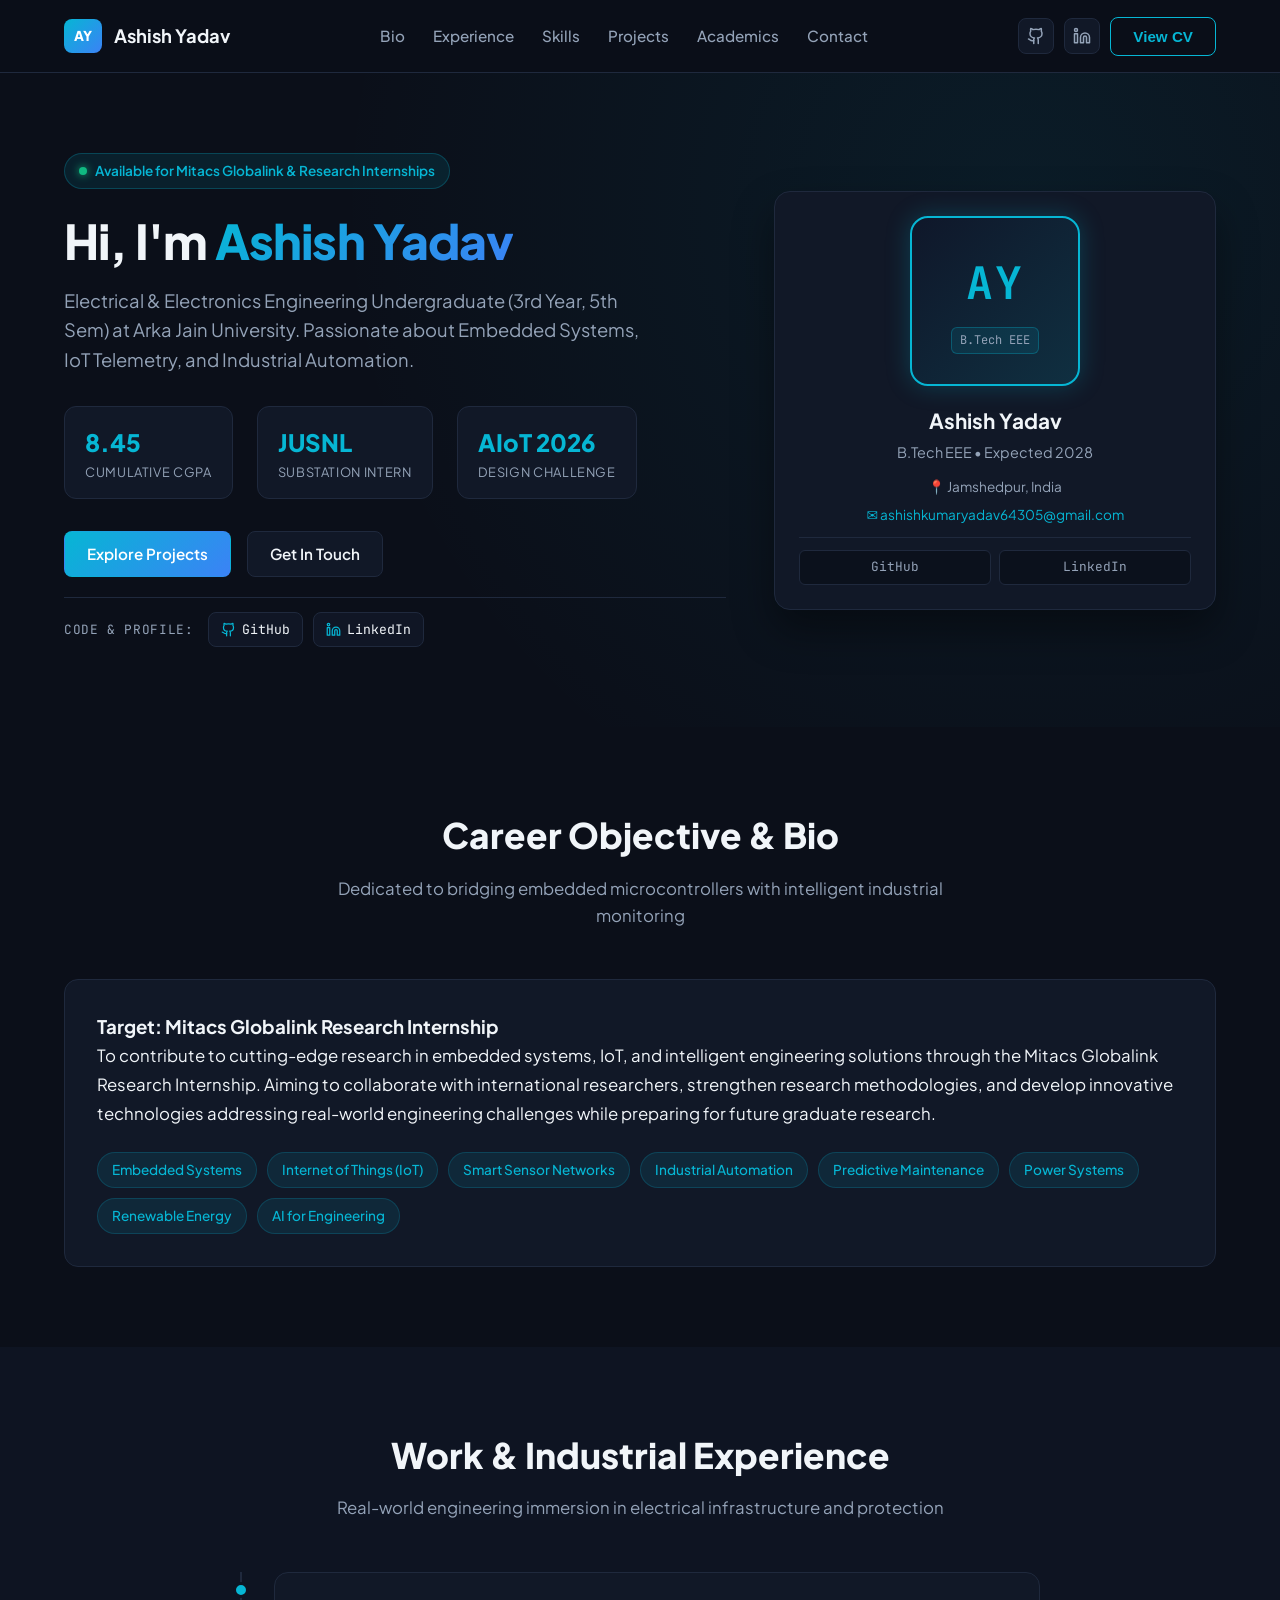
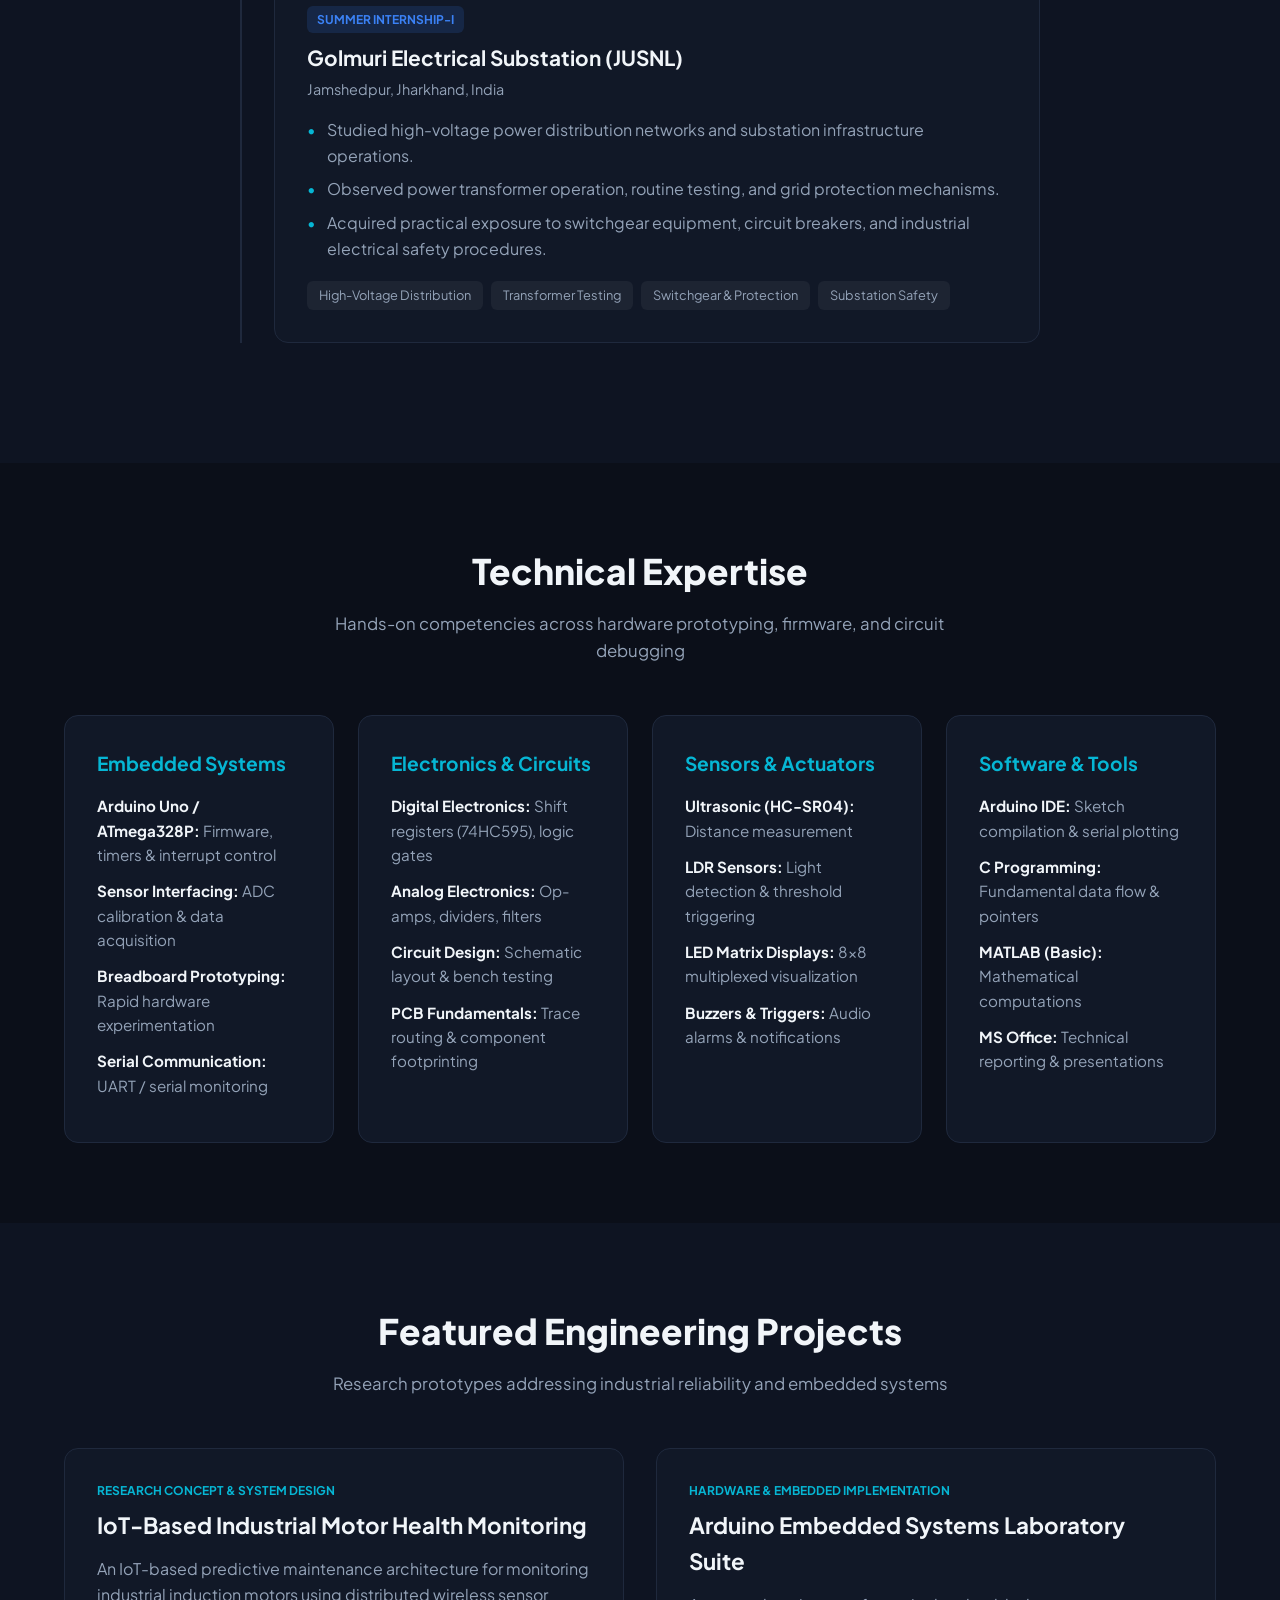
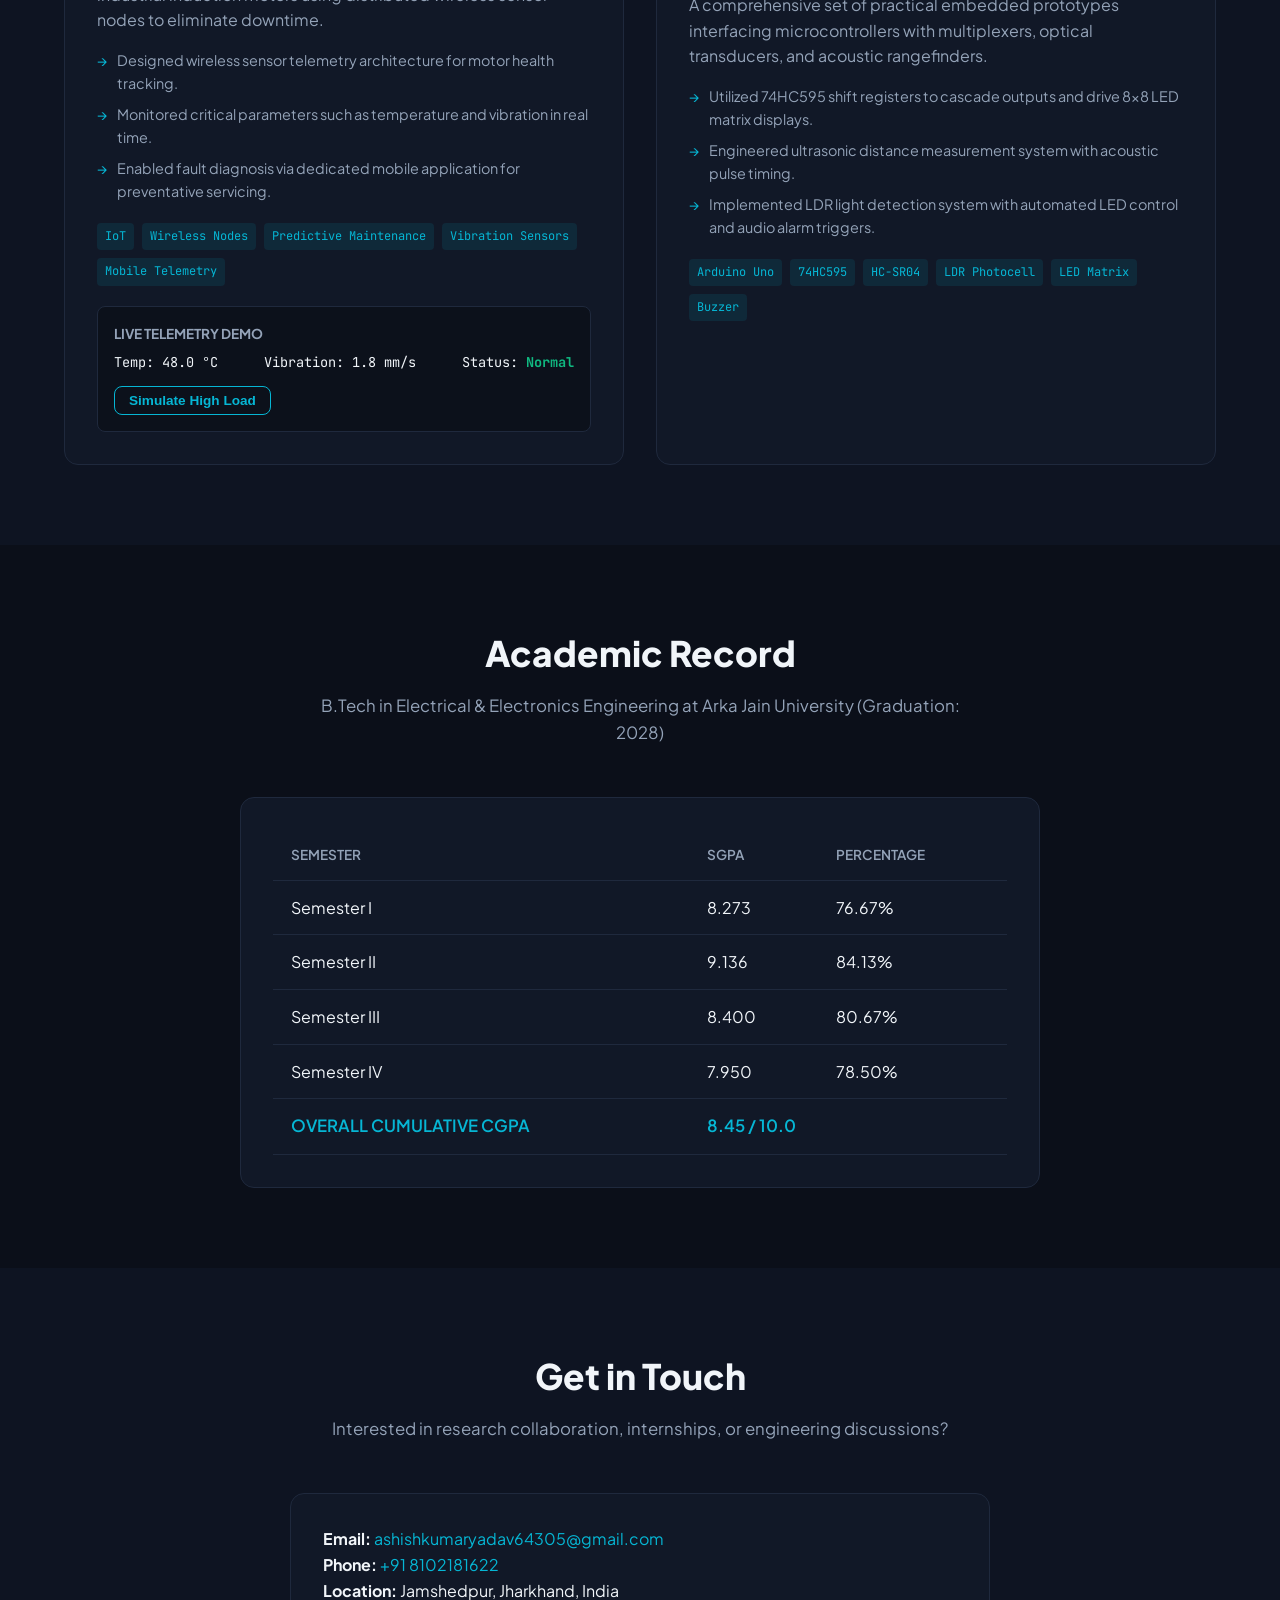
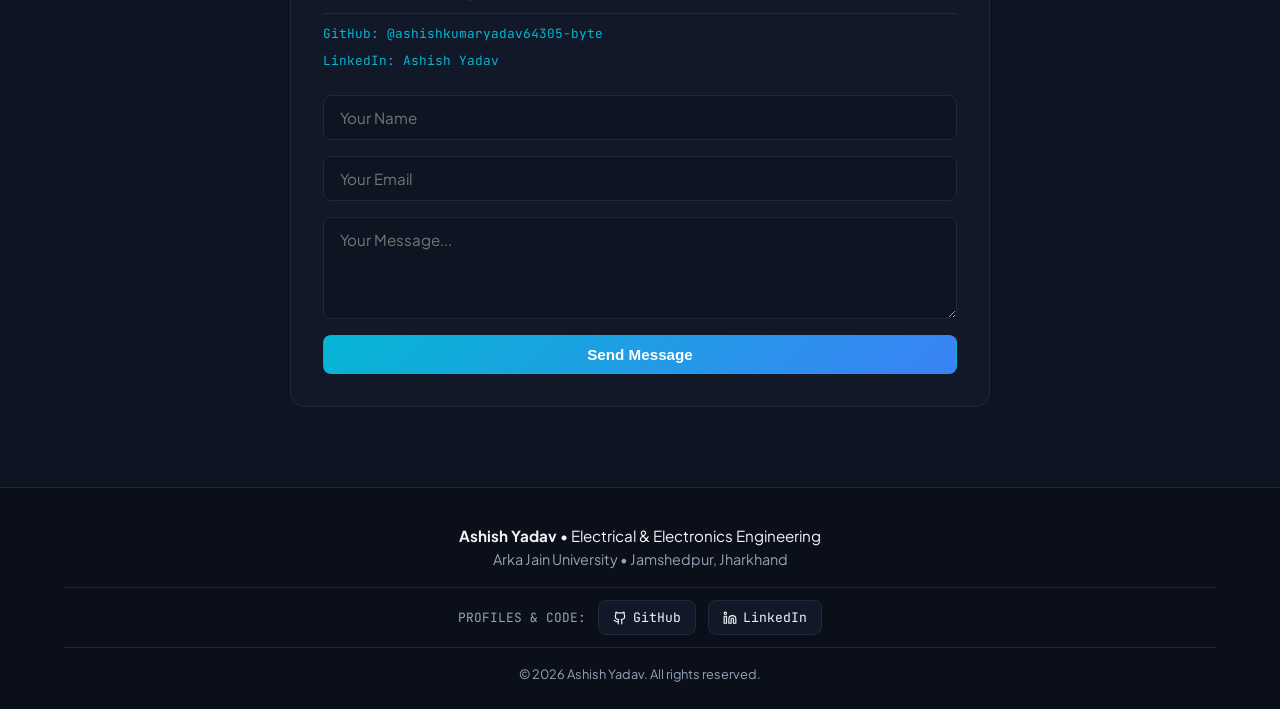
<file: index.html>
<!DOCTYPE html>
<html lang="en">
<head>
  <meta charset="UTF-8" />
  <meta name="viewport" content="width=device-width, initial-scale=1.0" />
  <title>Ashish Yadav | Electrical & Electronics Engineering Portfolio</title>
  <meta name="description" content="Portfolio of Ashish Yadav, B.Tech Electrical & Electronics Engineering undergraduate specializing in IoT, Embedded Systems, and Industrial Automation." />
  <link rel="stylesheet" href="style.css" />
  <link rel="preconnect" href="https://fonts.googleapis.com">
  <link rel="preconnect" href="https://fonts.gstatic.com" crossorigin>
  <link href="https://fonts.googleapis.com/css2?family=Plus+Jakarta+Sans:wght@300;400;500;600;700;800&family=JetBrains+Mono:wght@400;500;600&display=swap" rel="stylesheet">
</head>
<body>
  <!-- Header / Navigation -->
  <header class="header">
    <div class="container nav-container">
      <a href="#hero" class="brand">
        <span class="brand-badge">AY</span>
        <span class="brand-text">Ashish Yadav</span>
      </a>
      <nav class="nav-menu" id="navMenu">
        <a href="#about" class="nav-link">Bio</a>
        <a href="#experience" class="nav-link">Experience</a>
        <a href="#skills" class="nav-link">Skills</a>
        <a href="#projects" class="nav-link">Projects</a>
        <a href="#education" class="nav-link">Academics</a>
        <a href="#contact" class="nav-link">Contact</a>
      </nav>
      <div class="nav-actions">
        <a href="https://github.com/ashishkumaryadav64305-byte" target="_blank" rel="noopener noreferrer" class="nav-icon-link" title="GitHub Profile">
          <svg width="18" height="18" viewBox="0 0 24 24" fill="none" stroke="currentColor" stroke-width="2" stroke-linecap="round" stroke-linejoin="round"><path d="M15 22v-4a4.8 4.8 0 0 0-1-3.5c3 0 6-2 6-5.5.08-1.25-.27-2.48-1-3.5.28-1.15.28-2.35 0-3.5 0 0-1 0-3 1.5-2.64-.5-5.36-.5-8 0C6 2 5 2 5 2c-.3 1.15-.3 2.35 0 3.5A5.403 5.403 0 0 0 4 9c0 3.5 3 5.5 6 5.5-.39.49-.68 1.05-.85 1.65-.17.6-.22 1.23-.15 1.85v4"></path><path d="M9 18c-4.51 2-5-2-7-2"></path></svg>
        </a>
        <a href="https://www.linkedin.com/in/ashish-yadav-b20564305?utm_source=share_via&utm_content=profile&utm_medium=member_android" target="_blank" rel="noopener noreferrer" class="nav-icon-link" title="LinkedIn Profile">
          <svg width="18" height="18" viewBox="0 0 24 24" fill="none" stroke="currentColor" stroke-width="2" stroke-linecap="round" stroke-linejoin="round"><path d="M16 8a6 6 0 0 1 6 6v7h-4v-7a2 2 0 0 0-2-2 2 2 0 0 0-2 2v7h-4v-7a6 6 0 0 1 6-6z"></path><rect width="4" height="12" x="2" y="9"></rect><circle cx="4" cy="4" r="2"></circle></svg>
        </a>
        <button class="btn btn-outline" id="cvBtn">View CV</button>
        <button class="nav-toggle" id="navToggle" aria-label="Toggle navigation">
          <span></span><span></span><span></span>
        </button>
      </div>
    </div>
  </header>

  <main>
    <!-- Hero Section -->
    <section id="hero" class="hero-section">
      <div class="container hero-container">
        <div class="hero-content">
          <div class="status-pill">
            <span class="status-dot"></span>
            <span>Available for Mitacs Globalink & Research Internships</span>
          </div>
          <h1 class="hero-title">
            Hi, I'm <span class="gradient-text">Ashish Yadav</span>
          </h1>
          <p class="hero-subtitle">
            Electrical & Electronics Engineering Undergraduate (3rd Year, 5th Sem) at Arka Jain University.
            Passionate about Embedded Systems, IoT Telemetry, and Industrial Automation.
          </p>
          <div class="hero-stats">
            <div class="stat-card">
              <span class="stat-value">8.45</span>
              <span class="stat-label">Cumulative CGPA</span>
            </div>
            <div class="stat-card">
              <span class="stat-value">JUSNL</span>
              <span class="stat-label">Substation Intern</span>
            </div>
            <div class="stat-card">
              <span class="stat-value">AIoT 2026</span>
              <span class="stat-label">Design Challenge</span>
            </div>
          </div>
          <div class="hero-cta">
            <a href="#projects" class="btn btn-primary">Explore Projects</a>
            <a href="#contact" class="btn btn-secondary">Get In Touch</a>
          </div>
          <div class="hero-social">
            <span class="social-label">Code & Profile:</span>
            <a href="https://github.com/ashishkumaryadav64305-byte" target="_blank" rel="noopener noreferrer" class="social-badge" title="View GitHub Code Repositories">
              <svg width="15" height="15" viewBox="0 0 24 24" fill="none" stroke="currentColor" stroke-width="2" stroke-linecap="round" stroke-linejoin="round"><path d="M15 22v-4a4.8 4.8 0 0 0-1-3.5c3 0 6-2 6-5.5.08-1.25-.27-2.48-1-3.5.28-1.15.28-2.35 0-3.5 0 0-1 0-3 1.5-2.64-.5-5.36-.5-8 0C6 2 5 2 5 2c-.3 1.15-.3 2.35 0 3.5A5.403 5.403 0 0 0 4 9c0 3.5 3 5.5 6 5.5-.39.49-.68 1.05-.85 1.65-.17.6-.22 1.23-.15 1.85v4"></path><path d="M9 18c-4.51 2-5-2-7-2"></path></svg>
              <span>GitHub</span>
            </a>
            <a href="https://www.linkedin.com/in/ashish-yadav-b20564305?utm_source=share_via&utm_content=profile&utm_medium=member_android" target="_blank" rel="noopener noreferrer" class="social-badge" title="View LinkedIn Profile">
              <svg width="15" height="15" viewBox="0 0 24 24" fill="none" stroke="currentColor" stroke-width="2" stroke-linecap="round" stroke-linejoin="round"><path d="M16 8a6 6 0 0 1 6 6v7h-4v-7a2 2 0 0 0-2-2 2 2 0 0 0-2 2v7h-4v-7a6 6 0 0 1 6-6z"></path><rect width="4" height="12" x="2" y="9"></rect><circle cx="4" cy="4" r="2"></circle></svg>
              <span>LinkedIn</span>
            </a>
          </div>
        </div>
        <div class="hero-visual">
          <div class="profile-card">
            <div class="avatar-wrapper">
              <div class="avatar-initials">AY</div>
              <span class="avatar-badge">B.Tech EEE</span>
            </div>
            <div class="profile-info">
              <h3>Ashish Yadav</h3>
              <p>B.Tech EEE • Expected 2028</p>
              <div class="quick-contact">
                <span>📍 Jamshedpur, India</span>
                <a href="mailto:ashishkumaryadav64305@gmail.com">✉️ ashishkumaryadav64305@gmail.com</a>
              </div>
              <div class="profile-social">
                <a href="https://github.com/ashishkumaryadav64305-byte" target="_blank" rel="noopener noreferrer" class="profile-social-btn">GitHub</a>
                <a href="https://www.linkedin.com/in/ashish-yadav-b20564305?utm_source=share_via&utm_content=profile&utm_medium=member_android" target="_blank" rel="noopener noreferrer" class="profile-social-btn">LinkedIn</a>
              </div>
            </div>
          </div>
        </div>
      </div>
    </section>

    <!-- Bio / Objective Section -->
    <section id="about" class="section">
      <div class="container">
        <div class="section-header">
          <h2 class="section-title">Career Objective & Bio</h2>
          <p class="section-subtitle">Dedicated to bridging embedded microcontrollers with intelligent industrial monitoring</p>
        </div>
        <div class="card objective-card">
          <h3>Target: Mitacs Globalink Research Internship</h3>
          <p>
            To contribute to cutting-edge research in embedded systems, IoT, and intelligent engineering solutions through the Mitacs Globalink Research Internship. Aiming to collaborate with international researchers, strengthen research methodologies, and develop innovative technologies addressing real-world engineering challenges while preparing for future graduate research.
          </p>
          <div class="research-tags">
            <span class="tag">Embedded Systems</span>
            <span class="tag">Internet of Things (IoT)</span>
            <span class="tag">Smart Sensor Networks</span>
            <span class="tag">Industrial Automation</span>
            <span class="tag">Predictive Maintenance</span>
            <span class="tag">Power Systems</span>
            <span class="tag">Renewable Energy</span>
            <span class="tag">AI for Engineering</span>
          </div>
        </div>
      </div>
    </section>

    <!-- Work Experience Section -->
    <section id="experience" class="section section-alt">
      <div class="container">
        <div class="section-header">
          <h2 class="section-title">Work & Industrial Experience</h2>
          <p class="section-subtitle">Real-world engineering immersion in electrical infrastructure and protection</p>
        </div>
        <div class="timeline">
          <div class="timeline-item">
            <div class="timeline-marker"></div>
            <div class="card timeline-card">
              <div class="timeline-header">
                <div>
                  <span class="badge">Summer Internship-I</span>
                  <h3 class="experience-title">Golmuri Electrical Substation (JUSNL)</h3>
                  <p class="experience-meta">Jamshedpur, Jharkhand, India</p>
                </div>
              </div>
              <ul class="experience-bullets">
                <li>Studied high-voltage power distribution networks and substation infrastructure operations.</li>
                <li>Observed power transformer operation, routine testing, and grid protection mechanisms.</li>
                <li>Acquired practical exposure to switchgear equipment, circuit breakers, and industrial electrical safety procedures.</li>
              </ul>
              <div class="skills-chips">
                <span class="chip">High-Voltage Distribution</span>
                <span class="chip">Transformer Testing</span>
                <span class="chip">Switchgear & Protection</span>
                <span class="chip">Substation Safety</span>
              </div>
            </div>
          </div>
        </div>
      </div>
    </section>

    <!-- Skills Section -->
    <section id="skills" class="section">
      <div class="container">
        <div class="section-header">
          <h2 class="section-title">Technical Expertise</h2>
          <p class="section-subtitle">Hands-on competencies across hardware prototyping, firmware, and circuit debugging</p>
        </div>
        <div class="skills-grid">
          <div class="card skill-group">
            <h3>Embedded Systems</h3>
            <ul class="skill-list">
              <li><strong>Arduino Uno / ATmega328P:</strong> Firmware, timers & interrupt control</li>
              <li><strong>Sensor Interfacing:</strong> ADC calibration & data acquisition</li>
              <li><strong>Breadboard Prototyping:</strong> Rapid hardware experimentation</li>
              <li><strong>Serial Communication:</strong> UART / serial monitoring</li>
            </ul>
          </div>
          <div class="card skill-group">
            <h3>Electronics & Circuits</h3>
            <ul class="skill-list">
              <li><strong>Digital Electronics:</strong> Shift registers (74HC595), logic gates</li>
              <li><strong>Analog Electronics:</strong> Op-amps, dividers, filters</li>
              <li><strong>Circuit Design:</strong> Schematic layout & bench testing</li>
              <li><strong>PCB Fundamentals:</strong> Trace routing & component footprinting</li>
            </ul>
          </div>
          <div class="card skill-group">
            <h3>Sensors & Actuators</h3>
            <ul class="skill-list">
              <li><strong>Ultrasonic (HC-SR04):</strong> Distance measurement</li>
              <li><strong>LDR Sensors:</strong> Light detection & threshold triggering</li>
              <li><strong>LED Matrix Displays:</strong> 8x8 multiplexed visualization</li>
              <li><strong>Buzzers & Triggers:</strong> Audio alarms & notifications</li>
            </ul>
          </div>
          <div class="card skill-group">
            <h3>Software & Tools</h3>
            <ul class="skill-list">
              <li><strong>Arduino IDE:</strong> Sketch compilation & serial plotting</li>
              <li><strong>C Programming:</strong> Fundamental data flow & pointers</li>
              <li><strong>MATLAB (Basic):</strong> Mathematical computations</li>
              <li><strong>MS Office:</strong> Technical reporting & presentations</li>
            </ul>
          </div>
        </div>
      </div>
    </section>

    <!-- Projects Section -->
    <section id="projects" class="section section-alt">
      <div class="container">
        <div class="section-header">
          <h2 class="section-title">Featured Engineering Projects</h2>
          <p class="section-subtitle">Research prototypes addressing industrial reliability and embedded systems</p>
        </div>
        <div class="projects-grid">
          <!-- Project 1 -->
          <div class="card project-card">
            <div class="project-badge">Research Concept & System Design</div>
            <h3 class="project-title">IoT-Based Industrial Motor Health Monitoring</h3>
            <p class="project-summary">
              An IoT-based predictive maintenance architecture for monitoring industrial induction motors using distributed wireless sensor nodes to eliminate downtime.
            </p>
            <ul class="project-list">
              <li>Designed wireless sensor telemetry architecture for motor health tracking.</li>
              <li>Monitored critical parameters such as temperature and vibration in real time.</li>
              <li>Enabled fault diagnosis via dedicated mobile application for preventative servicing.</li>
            </ul>
            <div class="tech-tags">
              <span>IoT</span>
              <span>Wireless Nodes</span>
              <span>Predictive Maintenance</span>
              <span>Vibration Sensors</span>
              <span>Mobile Telemetry</span>
            </div>
            <!-- Interactive Simulator Widget -->
            <div class="simulator-box" id="motorSimulator">
              <h4>Live Telemetry Demo</h4>
              <div class="sim-metrics">
                <div>Temp: <span id="simTemp">48.2</span> °C</div>
                <div>Vibration: <span id="simVib">1.8</span> mm/s</div>
                <div>Status: <span id="simStatus" class="status-good">Normal</span></div>
              </div>
              <button class="btn btn-sm btn-outline" id="simToggleBtn">Simulate High Load</button>
            </div>
          </div>

          <!-- Project 2 -->
          <div class="card project-card">
            <div class="project-badge">Hardware & Embedded Implementation</div>
            <h3 class="project-title">Arduino Embedded Systems Laboratory Suite</h3>
            <p class="project-summary">
              A comprehensive set of practical embedded prototypes interfacing microcontrollers with multiplexers, optical transducers, and acoustic rangefinders.
            </p>
            <ul class="project-list">
              <li>Utilized 74HC595 shift registers to cascade outputs and drive 8x8 LED matrix displays.</li>
              <li>Engineered ultrasonic distance measurement system with acoustic pulse timing.</li>
              <li>Implemented LDR light detection system with automated LED control and audio alarm triggers.</li>
            </ul>
            <div class="tech-tags">
              <span>Arduino Uno</span>
              <span>74HC595</span>
              <span>HC-SR04</span>
              <span>LDR Photocell</span>
              <span>LED Matrix</span>
              <span>Buzzer</span>
            </div>
          </div>
        </div>
      </div>
    </section>

    <!-- Education Section -->
    <section id="education" class="section">
      <div class="container">
        <div class="section-header">
          <h2 class="section-title">Academic Record</h2>
          <p class="section-subtitle">B.Tech in Electrical & Electronics Engineering at Arka Jain University (Graduation: 2028)</p>
        </div>
        <div class="card education-card">
          <div class="table-responsive">
            <table class="academic-table">
              <thead>
                <tr>
                  <th>Semester</th>
                  <th>SGPA</th>
                  <th>Percentage</th>
                </tr>
              </thead>
              <tbody>
                <tr>
                  <td>Semester I</td>
                  <td>8.273</td>
                  <td>76.67%</td>
                </tr>
                <tr>
                  <td>Semester II</td>
                  <td>9.136</td>
                  <td>84.13%</td>
                </tr>
                <tr>
                  <td>Semester III</td>
                  <td>8.400</td>
                  <td>80.67%</td>
                </tr>
                <tr>
                  <td>Semester IV</td>
                  <td>7.950</td>
                  <td>78.50%</td>
                </tr>
              </tbody>
              <tfoot>
                <tr>
                  <th>Overall Cumulative CGPA</th>
                  <th colspan="2">8.45 / 10.0</th>
                </tr>
              </tfoot>
            </table>
          </div>
        </div>
      </div>
    </section>

    <!-- Contact Section -->
    <section id="contact" class="section section-alt">
      <div class="container">
        <div class="section-header">
          <h2 class="section-title">Get in Touch</h2>
          <p class="section-subtitle">Interested in research collaboration, internships, or engineering discussions?</p>
        </div>
        <div class="contact-card card">
          <div class="contact-details">
            <p><strong>Email:</strong> <a href="mailto:ashishkumaryadav64305@gmail.com">ashishkumaryadav64305@gmail.com</a></p>
            <p><strong>Phone:</strong> <a href="tel:+918102181622">+91 8102181622</a></p>
            <p><strong>Location:</strong> Jamshedpur, Jharkhand, India</p>
            <div class="contact-social-links">
              <a href="https://github.com/ashishkumaryadav64305-byte" target="_blank" rel="noopener noreferrer" class="contact-social-pill">GitHub: @ashishkumaryadav64305-byte</a>
              <a href="https://www.linkedin.com/in/ashish-yadav-b20564305?utm_source=share_via&utm_content=profile&utm_medium=member_android" target="_blank" rel="noopener noreferrer" class="contact-social-pill">LinkedIn: Ashish Yadav</a>
            </div>
          </div>
          <form class="contact-form" id="contactForm">
            <input type="text" placeholder="Your Name" required class="input-field" />
            <input type="email" placeholder="Your Email" required class="input-field" />
            <textarea placeholder="Your Message..." required rows="4" class="input-field"></textarea>
            <button type="submit" class="btn btn-primary">Send Message</button>
          </form>
        </div>
      </div>
    </section>
  </main>

  <footer class="footer">
    <div class="container footer-content">
      <div class="footer-brand">
        <p><strong>Ashish Yadav</strong> • Electrical & Electronics Engineering</p>
        <p>Arka Jain University • Jamshedpur, Jharkhand</p>
      </div>
      <div class="footer-social-links">
        <span class="footer-social-label">Profiles & Code:</span>
        <a href="https://github.com/ashishkumaryadav64305-byte" target="_blank" rel="noopener noreferrer" class="footer-social-btn" title="View GitHub Code Repositories">
          <svg width="14" height="14" viewBox="0 0 24 24" fill="none" stroke="currentColor" stroke-width="2" stroke-linecap="round" stroke-linejoin="round"><path d="M15 22v-4a4.8 4.8 0 0 0-1-3.5c3 0 6-2 6-5.5.08-1.25-.27-2.48-1-3.5.28-1.15.28-2.35 0-3.5 0 0-1 0-3 1.5-2.64-.5-5.36-.5-8 0C6 2 5 2 5 2c-.3 1.15-.3 2.35 0 3.5A5.403 5.403 0 0 0 4 9c0 3.5 3 5.5 6 5.5-.39.49-.68 1.05-.85 1.65-.17.6-.22 1.23-.15 1.85v4"></path><path d="M9 18c-4.51 2-5-2-7-2"></path></svg>
          <span>GitHub</span>
        </a>
        <a href="https://www.linkedin.com/in/ashish-yadav-b20564305?utm_source=share_via&utm_content=profile&utm_medium=member_android" target="_blank" rel="noopener noreferrer" class="footer-social-btn" title="View LinkedIn Profile">
          <svg width="14" height="14" viewBox="0 0 24 24" fill="none" stroke="currentColor" stroke-width="2" stroke-linecap="round" stroke-linejoin="round"><path d="M16 8a6 6 0 0 1 6 6v7h-4v-7a2 2 0 0 0-2-2 2 2 0 0 0-2 2v7h-4v-7a6 6 0 0 1 6-6z"></path><rect width="4" height="12" x="2" y="9"></rect><circle cx="4" cy="4" r="2"></circle></svg>
          <span>LinkedIn</span>
        </a>
      </div>
      <div class="footer-copy">
        <p>© 2026 Ashish Yadav. All rights reserved.</p>
      </div>
    </div>
  </footer>

  <!-- CV Modal -->
  <div class="modal" id="cvModal" aria-hidden="true">
    <div class="modal-dialog">
      <div class="modal-header">
        <h3>Ashish Yadav — Curriculum Vitae</h3>
        <button class="modal-close" id="cvCloseBtn">&times;</button>
      </div>
      <div class="modal-body">
        <div class="cv-preview">
          <h2>ASHISH YADAV</h2>
          <p>Electrical & Electronics Engineering Undergraduate (3rd Year, 5th Semester)</p>
          <p>Arka Jain University, Jamshedpur, Jharkhand, India</p>
          <p>Email: ashishkumaryadav64305@gmail.com | Phone: +91 8102181622</p>
          <hr />
          <h4>CAREER OBJECTIVE</h4>
          <p>To contribute to cutting-edge research in embedded systems, IoT, and intelligent engineering solutions through the Mitacs Globalink Research Internship...</p>
          <h4>EDUCATION</h4>
          <p>B.Tech. EEE, Arka Jain University — CGPA: 8.45 (Expected Graduation: 2028)</p>
          <h4>INTERNSHIP</h4>
          <p>Golmuri Electrical Substation (JUSNL) — Summer Internship-I</p>
          <h4>RESEARCH PROJECTS</h4>
          <p>• IoT-Based Industrial Motor Health Monitoring</p>
          <p>• Arduino Embedded Systems Laboratory Projects</p>
        </div>
      </div>
      <div class="modal-footer">
        <button class="btn btn-primary" onclick="window.print()">Print / Save PDF</button>
        <button class="btn btn-secondary" id="cvCloseFooterBtn">Close</button>
      </div>
    </div>
  </div>

  <script src="script.js"></script>
</body>
</html>
</file>
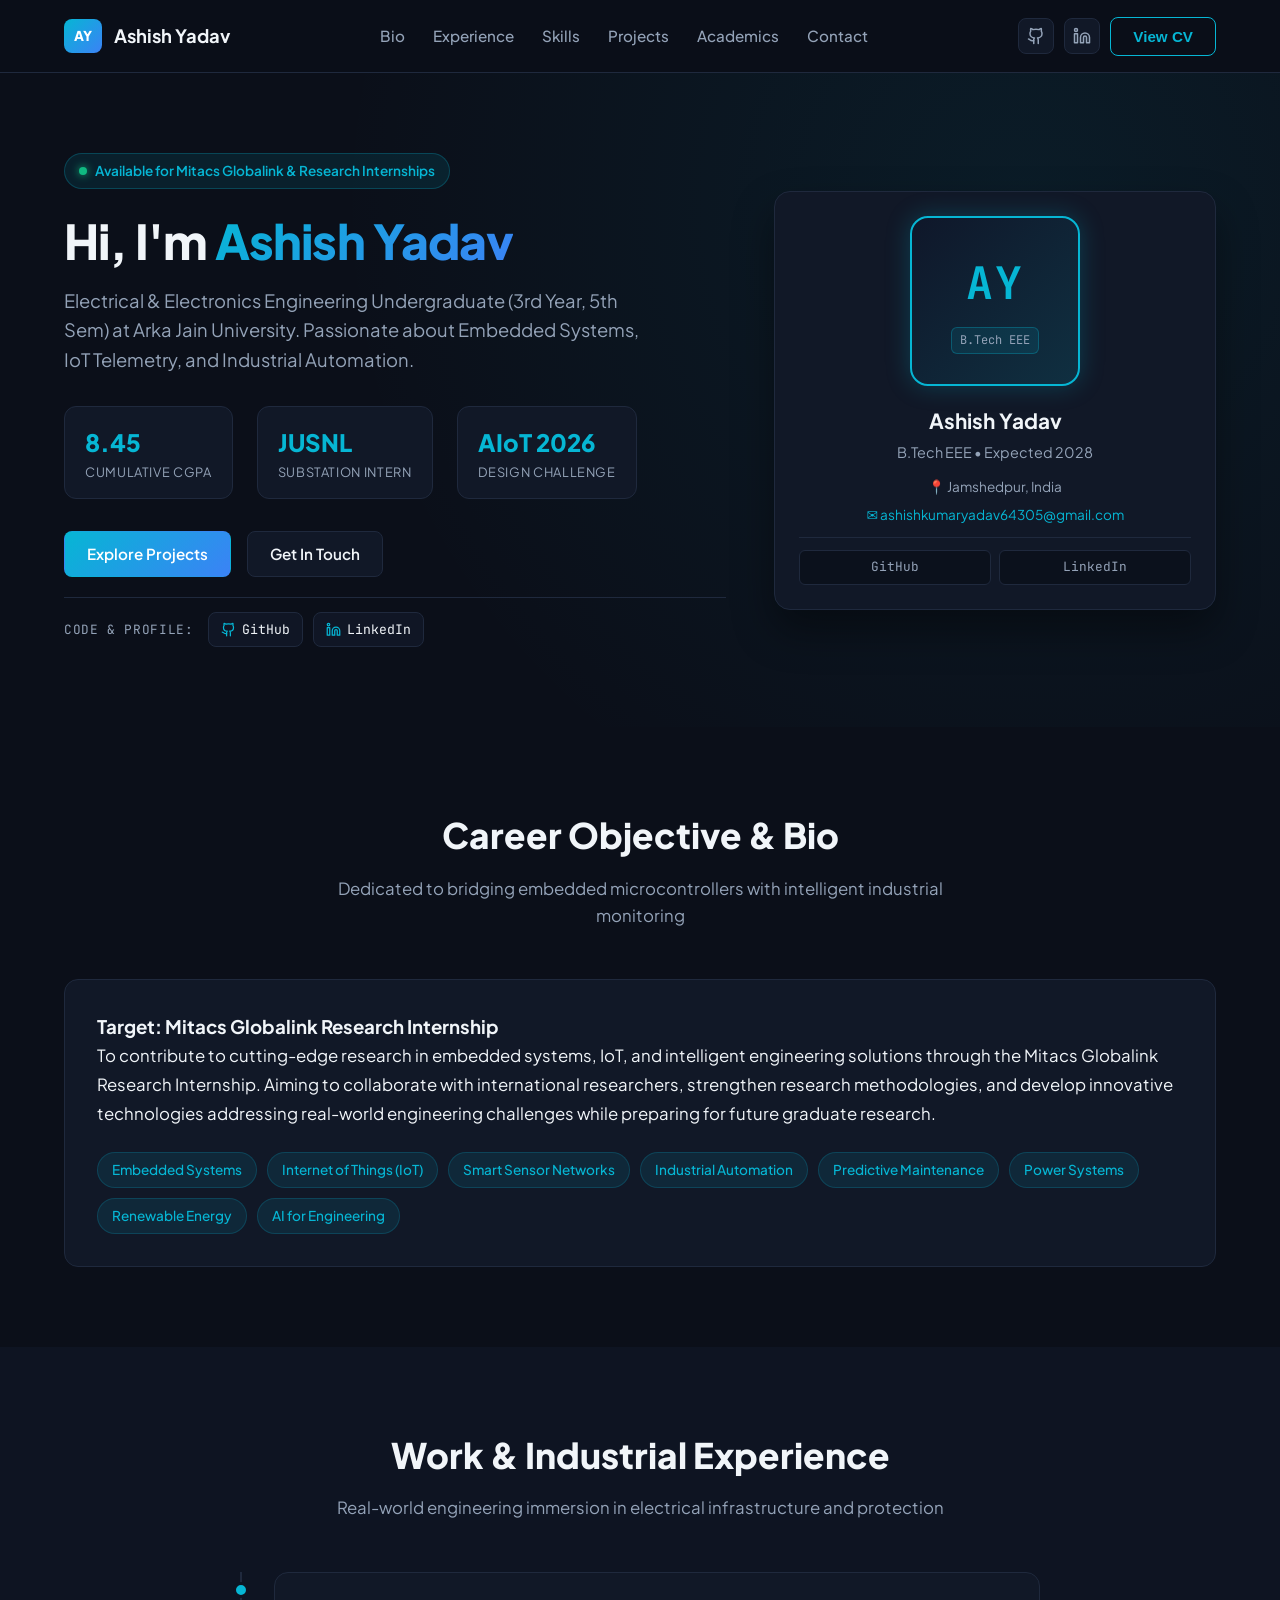
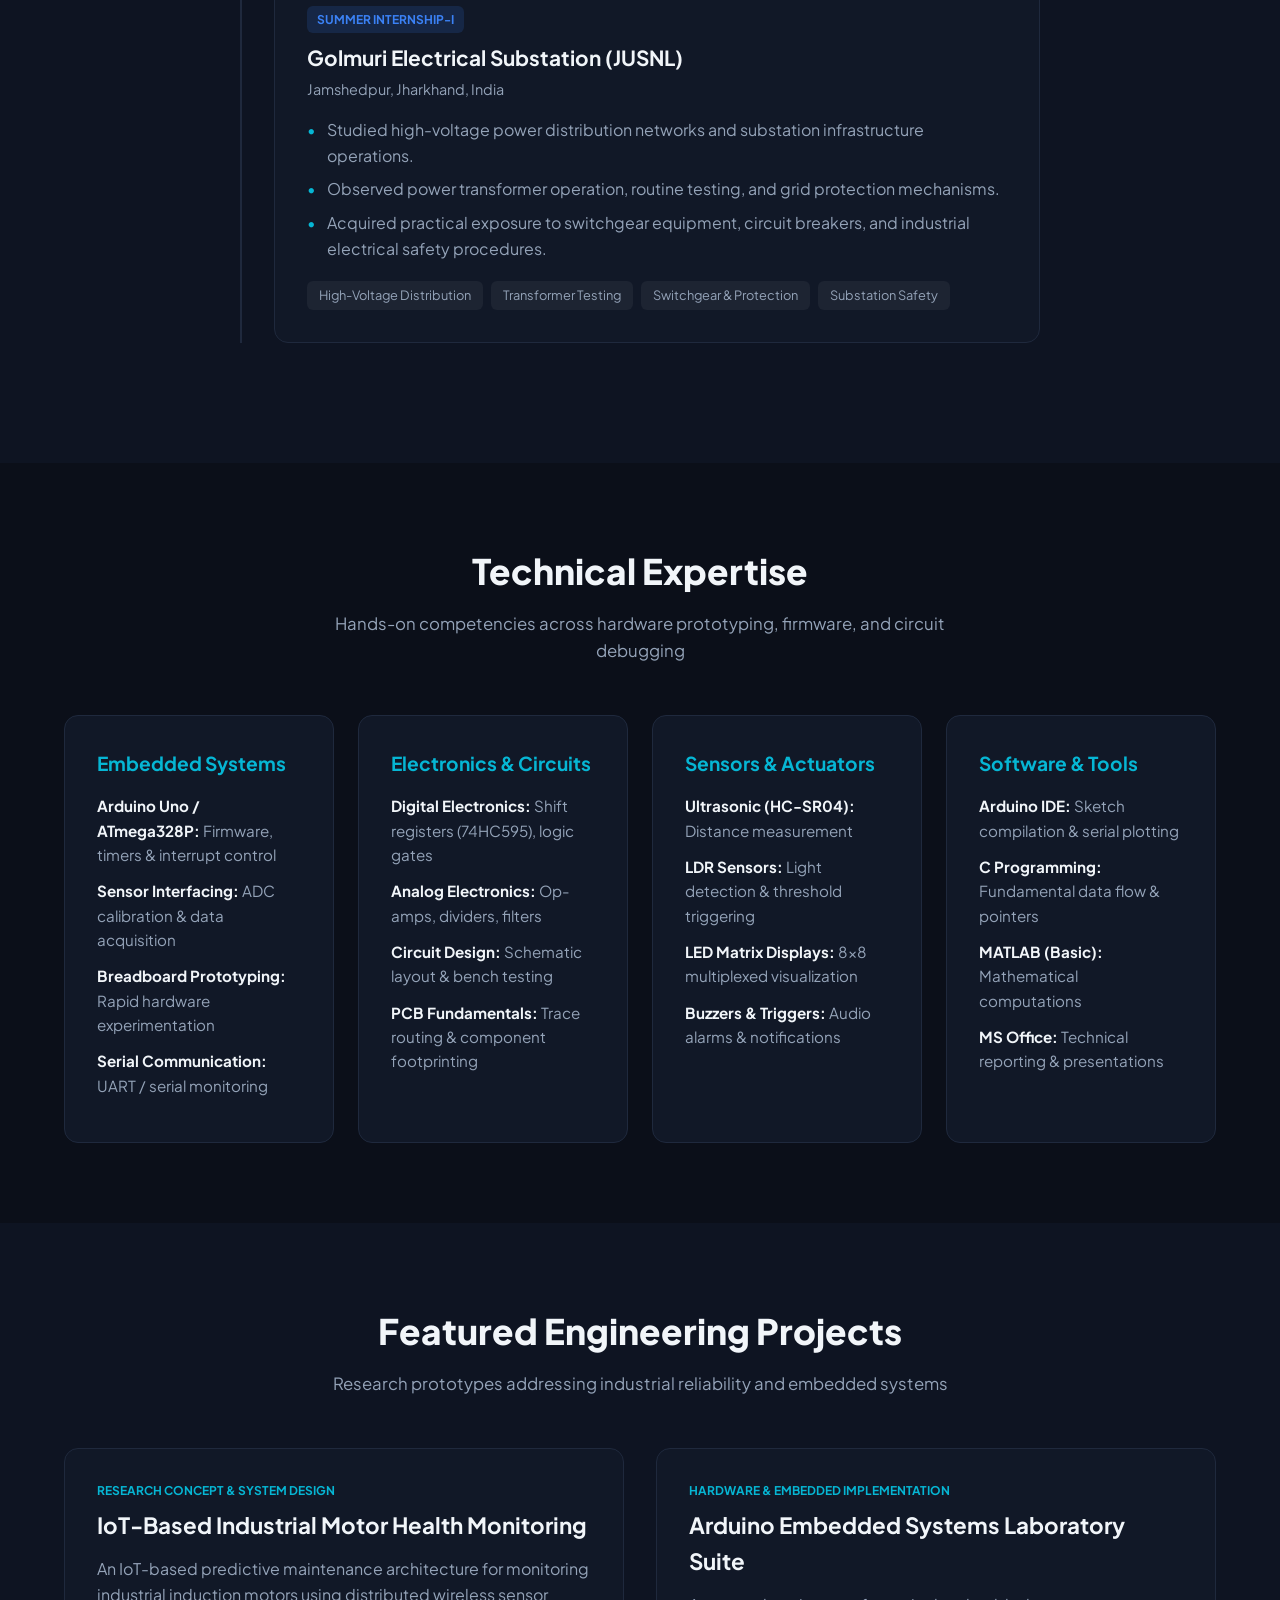
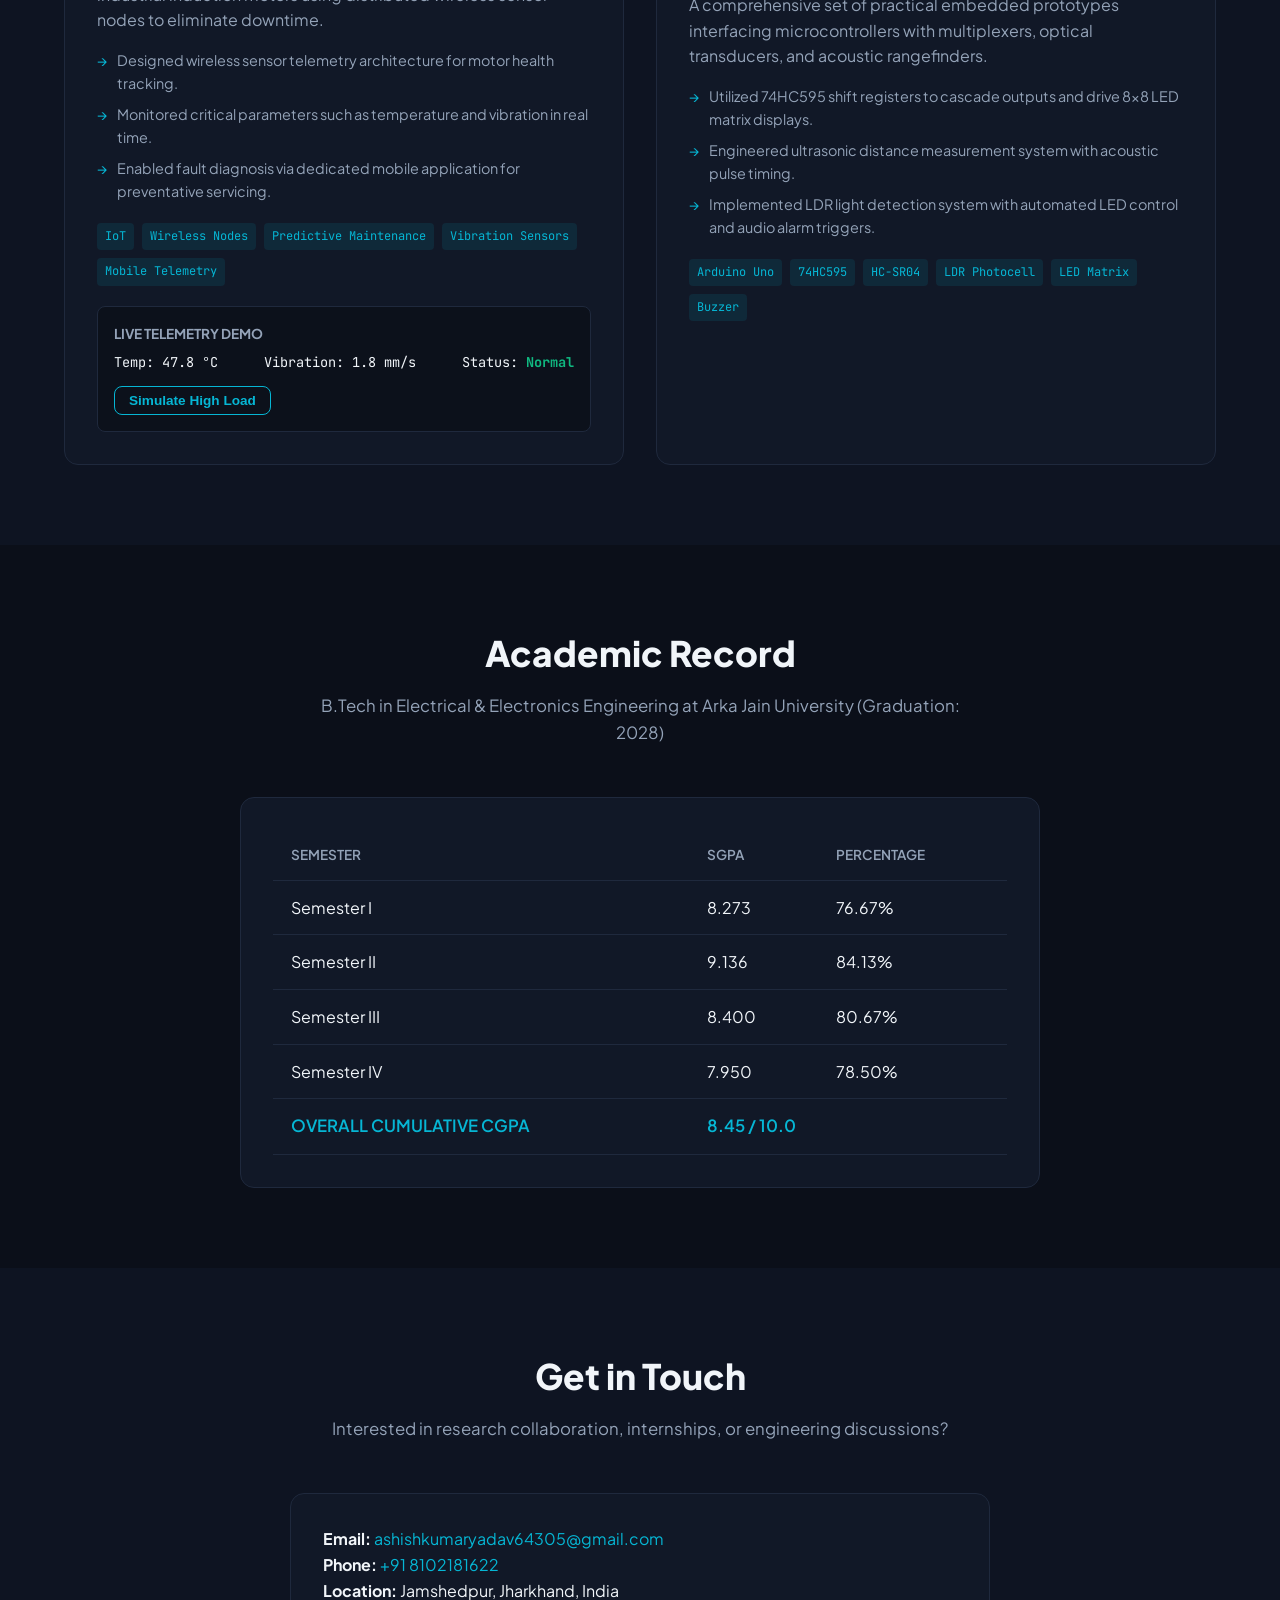
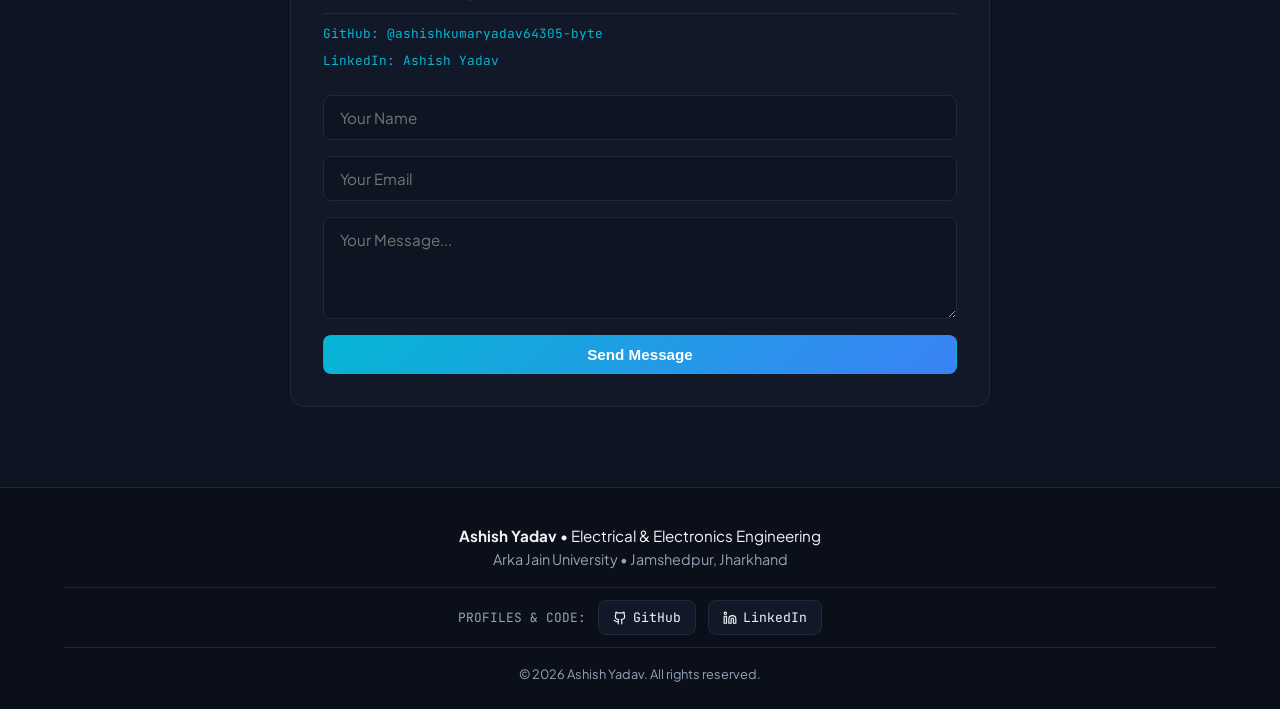
<file: index (2).html>
<!DOCTYPE html>
<html lang="en">
<head>
  <meta charset="UTF-8" />
  <meta name="viewport" content="width=device-width, initial-scale=1.0" />
  <title>Ashish Yadav | Electrical & Electronics Engineering Portfolio</title>
  <meta name="description" content="Portfolio of Ashish Yadav, B.Tech Electrical & Electronics Engineering undergraduate specializing in IoT, Embedded Systems, and Industrial Automation." />
  <link rel="stylesheet" href="style.css" />
  <link rel="preconnect" href="https://fonts.googleapis.com">
  <link rel="preconnect" href="https://fonts.gstatic.com" crossorigin>
  <link href="https://fonts.googleapis.com/css2?family=Plus+Jakarta+Sans:wght@300;400;500;600;700;800&family=JetBrains+Mono:wght@400;500;600&display=swap" rel="stylesheet">
</head>
<body>
  <!-- Header / Navigation -->
  <header class="header">
    <div class="container nav-container">
      <a href="#hero" class="brand">
        <span class="brand-badge">AY</span>
        <span class="brand-text">Ashish Yadav</span>
      </a>
      <nav class="nav-menu" id="navMenu">
        <a href="#about" class="nav-link">Bio</a>
        <a href="#experience" class="nav-link">Experience</a>
        <a href="#skills" class="nav-link">Skills</a>
        <a href="#projects" class="nav-link">Projects</a>
        <a href="#education" class="nav-link">Academics</a>
        <a href="#contact" class="nav-link">Contact</a>
      </nav>
      <div class="nav-actions">
        <a href="https://github.com/ashishkumaryadav64305-byte" target="_blank" rel="noopener noreferrer" class="nav-icon-link" title="GitHub Profile">
          <svg width="18" height="18" viewBox="0 0 24 24" fill="none" stroke="currentColor" stroke-width="2" stroke-linecap="round" stroke-linejoin="round"><path d="M15 22v-4a4.8 4.8 0 0 0-1-3.5c3 0 6-2 6-5.5.08-1.25-.27-2.48-1-3.5.28-1.15.28-2.35 0-3.5 0 0-1 0-3 1.5-2.64-.5-5.36-.5-8 0C6 2 5 2 5 2c-.3 1.15-.3 2.35 0 3.5A5.403 5.403 0 0 0 4 9c0 3.5 3 5.5 6 5.5-.39.49-.68 1.05-.85 1.65-.17.6-.22 1.23-.15 1.85v4"></path><path d="M9 18c-4.51 2-5-2-7-2"></path></svg>
        </a>
        <a href="https://www.linkedin.com/in/ashish-yadav-b20564305?utm_source=share_via&utm_content=profile&utm_medium=member_android" target="_blank" rel="noopener noreferrer" class="nav-icon-link" title="LinkedIn Profile">
          <svg width="18" height="18" viewBox="0 0 24 24" fill="none" stroke="currentColor" stroke-width="2" stroke-linecap="round" stroke-linejoin="round"><path d="M16 8a6 6 0 0 1 6 6v7h-4v-7a2 2 0 0 0-2-2 2 2 0 0 0-2 2v7h-4v-7a6 6 0 0 1 6-6z"></path><rect width="4" height="12" x="2" y="9"></rect><circle cx="4" cy="4" r="2"></circle></svg>
        </a>
        <button class="btn btn-outline" id="cvBtn">View CV</button>
        <button class="nav-toggle" id="navToggle" aria-label="Toggle navigation">
          <span></span><span></span><span></span>
        </button>
      </div>
    </div>
  </header>

  <main>
    <!-- Hero Section -->
    <section id="hero" class="hero-section">
      <div class="container hero-container">
        <div class="hero-content">
          <div class="status-pill">
            <span class="status-dot"></span>
            <span>Available for Mitacs Globalink & Research Internships</span>
          </div>
          <h1 class="hero-title">
            Hi, I'm <span class="gradient-text">Ashish Yadav</span>
          </h1>
          <p class="hero-subtitle">
            Electrical & Electronics Engineering Undergraduate (3rd Year, 5th Sem) at Arka Jain University.
            Passionate about Embedded Systems, IoT Telemetry, and Industrial Automation.
          </p>
          <div class="hero-stats">
            <div class="stat-card">
              <span class="stat-value">8.45</span>
              <span class="stat-label">Cumulative CGPA</span>
            </div>
            <div class="stat-card">
              <span class="stat-value">JUSNL</span>
              <span class="stat-label">Substation Intern</span>
            </div>
            <div class="stat-card">
              <span class="stat-value">AIoT 2026</span>
              <span class="stat-label">Design Challenge</span>
            </div>
          </div>
          <div class="hero-cta">
            <a href="#projects" class="btn btn-primary">Explore Projects</a>
            <a href="#contact" class="btn btn-secondary">Get In Touch</a>
          </div>
          <div class="hero-social">
            <span class="social-label">Code & Profile:</span>
            <a href="https://github.com/ashishkumaryadav64305-byte" target="_blank" rel="noopener noreferrer" class="social-badge" title="View GitHub Code Repositories">
              <svg width="15" height="15" viewBox="0 0 24 24" fill="none" stroke="currentColor" stroke-width="2" stroke-linecap="round" stroke-linejoin="round"><path d="M15 22v-4a4.8 4.8 0 0 0-1-3.5c3 0 6-2 6-5.5.08-1.25-.27-2.48-1-3.5.28-1.15.28-2.35 0-3.5 0 0-1 0-3 1.5-2.64-.5-5.36-.5-8 0C6 2 5 2 5 2c-.3 1.15-.3 2.35 0 3.5A5.403 5.403 0 0 0 4 9c0 3.5 3 5.5 6 5.5-.39.49-.68 1.05-.85 1.65-.17.6-.22 1.23-.15 1.85v4"></path><path d="M9 18c-4.51 2-5-2-7-2"></path></svg>
              <span>GitHub</span>
            </a>
            <a href="https://www.linkedin.com/in/ashish-yadav-b20564305?utm_source=share_via&utm_content=profile&utm_medium=member_android" target="_blank" rel="noopener noreferrer" class="social-badge" title="View LinkedIn Profile">
              <svg width="15" height="15" viewBox="0 0 24 24" fill="none" stroke="currentColor" stroke-width="2" stroke-linecap="round" stroke-linejoin="round"><path d="M16 8a6 6 0 0 1 6 6v7h-4v-7a2 2 0 0 0-2-2 2 2 0 0 0-2 2v7h-4v-7a6 6 0 0 1 6-6z"></path><rect width="4" height="12" x="2" y="9"></rect><circle cx="4" cy="4" r="2"></circle></svg>
              <span>LinkedIn</span>
            </a>
          </div>
        </div>
        <div class="hero-visual">
          <div class="profile-card">
            <div class="avatar-wrapper">
              <div class="avatar-initials">AY</div>
              <span class="avatar-badge">B.Tech EEE</span>
            </div>
            <div class="profile-info">
              <h3>Ashish Yadav</h3>
              <p>B.Tech EEE • Expected 2028</p>
              <div class="quick-contact">
                <span>📍 Jamshedpur, India</span>
                <a href="mailto:ashishkumaryadav64305@gmail.com">✉️ ashishkumaryadav64305@gmail.com</a>
              </div>
              <div class="profile-social">
                <a href="https://github.com/ashishkumaryadav64305-byte" target="_blank" rel="noopener noreferrer" class="profile-social-btn">GitHub</a>
                <a href="https://www.linkedin.com/in/ashish-yadav-b20564305?utm_source=share_via&utm_content=profile&utm_medium=member_android" target="_blank" rel="noopener noreferrer" class="profile-social-btn">LinkedIn</a>
              </div>
            </div>
          </div>
        </div>
      </div>
    </section>

    <!-- Bio / Objective Section -->
    <section id="about" class="section">
      <div class="container">
        <div class="section-header">
          <h2 class="section-title">Career Objective & Bio</h2>
          <p class="section-subtitle">Dedicated to bridging embedded microcontrollers with intelligent industrial monitoring</p>
        </div>
        <div class="card objective-card">
          <h3>Target: Mitacs Globalink Research Internship</h3>
          <p>
            To contribute to cutting-edge research in embedded systems, IoT, and intelligent engineering solutions through the Mitacs Globalink Research Internship. Aiming to collaborate with international researchers, strengthen research methodologies, and develop innovative technologies addressing real-world engineering challenges while preparing for future graduate research.
          </p>
          <div class="research-tags">
            <span class="tag">Embedded Systems</span>
            <span class="tag">Internet of Things (IoT)</span>
            <span class="tag">Smart Sensor Networks</span>
            <span class="tag">Industrial Automation</span>
            <span class="tag">Predictive Maintenance</span>
            <span class="tag">Power Systems</span>
            <span class="tag">Renewable Energy</span>
            <span class="tag">AI for Engineering</span>
          </div>
        </div>
      </div>
    </section>

    <!-- Work Experience Section -->
    <section id="experience" class="section section-alt">
      <div class="container">
        <div class="section-header">
          <h2 class="section-title">Work & Industrial Experience</h2>
          <p class="section-subtitle">Real-world engineering immersion in electrical infrastructure and protection</p>
        </div>
        <div class="timeline">
          <div class="timeline-item">
            <div class="timeline-marker"></div>
            <div class="card timeline-card">
              <div class="timeline-header">
                <div>
                  <span class="badge">Summer Internship-I</span>
                  <h3 class="experience-title">Golmuri Electrical Substation (JUSNL)</h3>
                  <p class="experience-meta">Jamshedpur, Jharkhand, India</p>
                </div>
              </div>
              <ul class="experience-bullets">
                <li>Studied high-voltage power distribution networks and substation infrastructure operations.</li>
                <li>Observed power transformer operation, routine testing, and grid protection mechanisms.</li>
                <li>Acquired practical exposure to switchgear equipment, circuit breakers, and industrial electrical safety procedures.</li>
              </ul>
              <div class="skills-chips">
                <span class="chip">High-Voltage Distribution</span>
                <span class="chip">Transformer Testing</span>
                <span class="chip">Switchgear & Protection</span>
                <span class="chip">Substation Safety</span>
              </div>
            </div>
          </div>
        </div>
      </div>
    </section>

    <!-- Skills Section -->
    <section id="skills" class="section">
      <div class="container">
        <div class="section-header">
          <h2 class="section-title">Technical Expertise</h2>
          <p class="section-subtitle">Hands-on competencies across hardware prototyping, firmware, and circuit debugging</p>
        </div>
        <div class="skills-grid">
          <div class="card skill-group">
            <h3>Embedded Systems</h3>
            <ul class="skill-list">
              <li><strong>Arduino Uno / ATmega328P:</strong> Firmware, timers & interrupt control</li>
              <li><strong>Sensor Interfacing:</strong> ADC calibration & data acquisition</li>
              <li><strong>Breadboard Prototyping:</strong> Rapid hardware experimentation</li>
              <li><strong>Serial Communication:</strong> UART / serial monitoring</li>
            </ul>
          </div>
          <div class="card skill-group">
            <h3>Electronics & Circuits</h3>
            <ul class="skill-list">
              <li><strong>Digital Electronics:</strong> Shift registers (74HC595), logic gates</li>
              <li><strong>Analog Electronics:</strong> Op-amps, dividers, filters</li>
              <li><strong>Circuit Design:</strong> Schematic layout & bench testing</li>
              <li><strong>PCB Fundamentals:</strong> Trace routing & component footprinting</li>
            </ul>
          </div>
          <div class="card skill-group">
            <h3>Sensors & Actuators</h3>
            <ul class="skill-list">
              <li><strong>Ultrasonic (HC-SR04):</strong> Distance measurement</li>
              <li><strong>LDR Sensors:</strong> Light detection & threshold triggering</li>
              <li><strong>LED Matrix Displays:</strong> 8x8 multiplexed visualization</li>
              <li><strong>Buzzers & Triggers:</strong> Audio alarms & notifications</li>
            </ul>
          </div>
          <div class="card skill-group">
            <h3>Software & Tools</h3>
            <ul class="skill-list">
              <li><strong>Arduino IDE:</strong> Sketch compilation & serial plotting</li>
              <li><strong>C Programming:</strong> Fundamental data flow & pointers</li>
              <li><strong>MATLAB (Basic):</strong> Mathematical computations</li>
              <li><strong>MS Office:</strong> Technical reporting & presentations</li>
            </ul>
          </div>
        </div>
      </div>
    </section>

    <!-- Projects Section -->
    <section id="projects" class="section section-alt">
      <div class="container">
        <div class="section-header">
          <h2 class="section-title">Featured Engineering Projects</h2>
          <p class="section-subtitle">Research prototypes addressing industrial reliability and embedded systems</p>
        </div>
        <div class="projects-grid">
          <!-- Project 1 -->
          <div class="card project-card">
            <div class="project-badge">Research Concept & System Design</div>
            <h3 class="project-title">IoT-Based Industrial Motor Health Monitoring</h3>
            <p class="project-summary">
              An IoT-based predictive maintenance architecture for monitoring industrial induction motors using distributed wireless sensor nodes to eliminate downtime.
            </p>
            <ul class="project-list">
              <li>Designed wireless sensor telemetry architecture for motor health tracking.</li>
              <li>Monitored critical parameters such as temperature and vibration in real time.</li>
              <li>Enabled fault diagnosis via dedicated mobile application for preventative servicing.</li>
            </ul>
            <div class="tech-tags">
              <span>IoT</span>
              <span>Wireless Nodes</span>
              <span>Predictive Maintenance</span>
              <span>Vibration Sensors</span>
              <span>Mobile Telemetry</span>
            </div>
            <!-- Interactive Simulator Widget -->
            <div class="simulator-box" id="motorSimulator">
              <h4>Live Telemetry Demo</h4>
              <div class="sim-metrics">
                <div>Temp: <span id="simTemp">48.2</span> °C</div>
                <div>Vibration: <span id="simVib">1.8</span> mm/s</div>
                <div>Status: <span id="simStatus" class="status-good">Normal</span></div>
              </div>
              <button class="btn btn-sm btn-outline" id="simToggleBtn">Simulate High Load</button>
            </div>
          </div>

          <!-- Project 2 -->
          <div class="card project-card">
            <div class="project-badge">Hardware & Embedded Implementation</div>
            <h3 class="project-title">Arduino Embedded Systems Laboratory Suite</h3>
            <p class="project-summary">
              A comprehensive set of practical embedded prototypes interfacing microcontrollers with multiplexers, optical transducers, and acoustic rangefinders.
            </p>
            <ul class="project-list">
              <li>Utilized 74HC595 shift registers to cascade outputs and drive 8x8 LED matrix displays.</li>
              <li>Engineered ultrasonic distance measurement system with acoustic pulse timing.</li>
              <li>Implemented LDR light detection system with automated LED control and audio alarm triggers.</li>
            </ul>
            <div class="tech-tags">
              <span>Arduino Uno</span>
              <span>74HC595</span>
              <span>HC-SR04</span>
              <span>LDR Photocell</span>
              <span>LED Matrix</span>
              <span>Buzzer</span>
            </div>
          </div>
        </div>
      </div>
    </section>

    <!-- Education Section -->
    <section id="education" class="section">
      <div class="container">
        <div class="section-header">
          <h2 class="section-title">Academic Record</h2>
          <p class="section-subtitle">B.Tech in Electrical & Electronics Engineering at Arka Jain University (Graduation: 2028)</p>
        </div>
        <div class="card education-card">
          <div class="table-responsive">
            <table class="academic-table">
              <thead>
                <tr>
                  <th>Semester</th>
                  <th>SGPA</th>
                  <th>Percentage</th>
                </tr>
              </thead>
              <tbody>
                <tr>
                  <td>Semester I</td>
                  <td>8.273</td>
                  <td>76.67%</td>
                </tr>
                <tr>
                  <td>Semester II</td>
                  <td>9.136</td>
                  <td>84.13%</td>
                </tr>
                <tr>
                  <td>Semester III</td>
                  <td>8.400</td>
                  <td>80.67%</td>
                </tr>
                <tr>
                  <td>Semester IV</td>
                  <td>7.950</td>
                  <td>78.50%</td>
                </tr>
              </tbody>
              <tfoot>
                <tr>
                  <th>Overall Cumulative CGPA</th>
                  <th colspan="2">8.45 / 10.0</th>
                </tr>
              </tfoot>
            </table>
          </div>
        </div>
      </div>
    </section>

    <!-- Contact Section -->
    <section id="contact" class="section section-alt">
      <div class="container">
        <div class="section-header">
          <h2 class="section-title">Get in Touch</h2>
          <p class="section-subtitle">Interested in research collaboration, internships, or engineering discussions?</p>
        </div>
        <div class="contact-card card">
          <div class="contact-details">
            <p><strong>Email:</strong> <a href="mailto:ashishkumaryadav64305@gmail.com">ashishkumaryadav64305@gmail.com</a></p>
            <p><strong>Phone:</strong> <a href="tel:+918102181622">+91 8102181622</a></p>
            <p><strong>Location:</strong> Jamshedpur, Jharkhand, India</p>
            <div class="contact-social-links">
              <a href="https://github.com/ashishkumaryadav64305-byte" target="_blank" rel="noopener noreferrer" class="contact-social-pill">GitHub: @ashishkumaryadav64305-byte</a>
              <a href="https://www.linkedin.com/in/ashish-yadav-b20564305?utm_source=share_via&utm_content=profile&utm_medium=member_android" target="_blank" rel="noopener noreferrer" class="contact-social-pill">LinkedIn: Ashish Yadav</a>
            </div>
          </div>
          <form class="contact-form" id="contactForm">
            <input type="text" placeholder="Your Name" required class="input-field" />
            <input type="email" placeholder="Your Email" required class="input-field" />
            <textarea placeholder="Your Message..." required rows="4" class="input-field"></textarea>
            <button type="submit" class="btn btn-primary">Send Message</button>
          </form>
        </div>
      </div>
    </section>
  </main>

  <footer class="footer">
    <div class="container footer-content">
      <div class="footer-brand">
        <p><strong>Ashish Yadav</strong> • Electrical & Electronics Engineering</p>
        <p>Arka Jain University • Jamshedpur, Jharkhand</p>
      </div>
      <div class="footer-social-links">
        <span class="footer-social-label">Profiles & Code:</span>
        <a href="https://github.com/ashishkumaryadav64305-byte" target="_blank" rel="noopener noreferrer" class="footer-social-btn" title="View GitHub Code Repositories">
          <svg width="14" height="14" viewBox="0 0 24 24" fill="none" stroke="currentColor" stroke-width="2" stroke-linecap="round" stroke-linejoin="round"><path d="M15 22v-4a4.8 4.8 0 0 0-1-3.5c3 0 6-2 6-5.5.08-1.25-.27-2.48-1-3.5.28-1.15.28-2.35 0-3.5 0 0-1 0-3 1.5-2.64-.5-5.36-.5-8 0C6 2 5 2 5 2c-.3 1.15-.3 2.35 0 3.5A5.403 5.403 0 0 0 4 9c0 3.5 3 5.5 6 5.5-.39.49-.68 1.05-.85 1.65-.17.6-.22 1.23-.15 1.85v4"></path><path d="M9 18c-4.51 2-5-2-7-2"></path></svg>
          <span>GitHub</span>
        </a>
        <a href="https://www.linkedin.com/in/ashish-yadav-b20564305?utm_source=share_via&utm_content=profile&utm_medium=member_android" target="_blank" rel="noopener noreferrer" class="footer-social-btn" title="View LinkedIn Profile">
          <svg width="14" height="14" viewBox="0 0 24 24" fill="none" stroke="currentColor" stroke-width="2" stroke-linecap="round" stroke-linejoin="round"><path d="M16 8a6 6 0 0 1 6 6v7h-4v-7a2 2 0 0 0-2-2 2 2 0 0 0-2 2v7h-4v-7a6 6 0 0 1 6-6z"></path><rect width="4" height="12" x="2" y="9"></rect><circle cx="4" cy="4" r="2"></circle></svg>
          <span>LinkedIn</span>
        </a>
      </div>
      <div class="footer-copy">
        <p>© 2026 Ashish Yadav. All rights reserved.</p>
      </div>
    </div>
  </footer>

  <!-- CV Modal -->
  <div class="modal" id="cvModal" aria-hidden="true">
    <div class="modal-dialog">
      <div class="modal-header">
        <h3>Ashish Yadav — Curriculum Vitae</h3>
        <button class="modal-close" id="cvCloseBtn">&times;</button>
      </div>
      <div class="modal-body">
        <div class="cv-preview">
          <h2>ASHISH YADAV</h2>
          <p>Electrical & Electronics Engineering Undergraduate (3rd Year, 5th Semester)</p>
          <p>Arka Jain University, Jamshedpur, Jharkhand, India</p>
          <p>Email: ashishkumaryadav64305@gmail.com | Phone: +91 8102181622</p>
          <hr />
          <h4>CAREER OBJECTIVE</h4>
          <p>To contribute to cutting-edge research in embedded systems, IoT, and intelligent engineering solutions through the Mitacs Globalink Research Internship...</p>
          <h4>EDUCATION</h4>
          <p>B.Tech. EEE, Arka Jain University — CGPA: 8.45 (Expected Graduation: 2028)</p>
          <h4>INTERNSHIP</h4>
          <p>Golmuri Electrical Substation (JUSNL) — Summer Internship-I</p>
          <h4>RESEARCH PROJECTS</h4>
          <p>• IoT-Based Industrial Motor Health Monitoring</p>
          <p>• Arduino Embedded Systems Laboratory Projects</p>
        </div>
      </div>
      <div class="modal-footer">
        <button class="btn btn-primary" onclick="window.print()">Print / Save PDF</button>
        <button class="btn btn-secondary" id="cvCloseFooterBtn">Close</button>
      </div>
    </div>
  </div>

  <script src="script.js"></script>
</body>
</html>
</file>
<file: style.css>
/* ==========================================================
   Ashish Yadav - Personal Engineering Portfolio CSS
   Clean, modern, responsive, optimized for performance & a11y
   ========================================================== */

:root {
  --bg-color: #0b0f19;
  --bg-card: #111827;
  --bg-alt: #0e1422;
  --border-color: #1f293d;
  --text-main: #f1f5f9;
  --text-muted: #94a3b8;
  --primary: #06b6d4;
  --primary-hover: #0891b2;
  --accent: #3b82f6;
  --success: #10b981;
  --warning: #f59e0b;
  --font-sans: 'Plus Jakarta Sans', system-ui, -apple-system, sans-serif;
  --font-mono: 'JetBrains Mono', monospace;
  --transition: all 0.25s ease-in-out;
}

*, *::before, *::after {
  box-sizing: border-box;
  margin: 0;
  padding: 0;
}

html {
  scroll-behavior: smooth;
  font-family: var(--font-sans);
  background-color: var(--bg-color);
  color: var(--text-main);
  line-height: 1.6;
}

body {
  min-height: 100vh;
  display: flex;
  flex-direction: column;
}

.container {
  max-width: 1200px;
  margin: 0 auto;
  padding: 0 24px;
}

/* Header & Navigation */
.header {
  position: sticky;
  top: 0;
  z-index: 100;
  background-color: rgba(11, 15, 25, 0.85);
  backdrop-filter: blur(12px);
  border-bottom: 1px solid var(--border-color);
}

.nav-container {
  display: flex;
  align-items: center;
  justify-content: space-between;
  height: 72px;
}

.brand {
  display: flex;
  align-items: center;
  gap: 12px;
  text-decoration: none;
  color: var(--text-main);
  font-weight: 700;
  font-size: 1.15rem;
}

.brand-badge {
  background: linear-gradient(135deg, var(--primary), var(--accent));
  color: #fff;
  font-size: 0.85rem;
  font-weight: 800;
  padding: 6px 10px;
  border-radius: 8px;
}

.nav-menu {
  display: flex;
  align-items: center;
  gap: 28px;
}

.nav-link {
  text-decoration: none;
  color: var(--text-muted);
  font-weight: 500;
  font-size: 0.95rem;
  transition: var(--transition);
}

.nav-link:hover {
  color: var(--primary);
}

.nav-actions {
  display: flex;
  align-items: center;
  gap: 10px;
}

.nav-icon-link {
  display: inline-flex;
  align-items: center;
  justify-content: center;
  width: 36px;
  height: 36px;
  border-radius: 8px;
  border: 1px solid var(--border-color);
  color: var(--text-muted);
  background: var(--bg-card);
  transition: var(--transition);
  text-decoration: none;
}

.nav-icon-link:hover {
  border-color: var(--primary);
  color: var(--primary);
  transform: translateY(-1px);
}

.nav-toggle {
  display: none;
  flex-direction: column;
  gap: 5px;
  background: none;
  border: none;
  cursor: pointer;
}

.nav-toggle span {
  width: 24px;
  height: 2px;
  background: var(--text-main);
  border-radius: 2px;
}

/* Buttons */
.btn {
  display: inline-flex;
  align-items: center;
  justify-content: center;
  padding: 10px 22px;
  border-radius: 8px;
  font-weight: 600;
  font-size: 0.95rem;
  text-decoration: none;
  cursor: pointer;
  transition: var(--transition);
  border: 1px solid transparent;
}

.btn-primary {
  background: linear-gradient(135deg, var(--primary), var(--accent));
  color: #ffffff;
}

.btn-primary:hover {
  opacity: 0.92;
  transform: translateY(-1px);
}

.btn-secondary {
  background: var(--bg-card);
  color: var(--text-main);
  border-color: var(--border-color);
}

.btn-secondary:hover {
  border-color: var(--primary);
  color: var(--primary);
}

.btn-outline {
  background: transparent;
  color: var(--primary);
  border-color: var(--primary);
}

.btn-outline:hover {
  background: rgba(6, 182, 212, 0.1);
}

.btn-sm {
  padding: 6px 14px;
  font-size: 0.85rem;
}

/* Hero Section */
.hero-section {
  padding: 80px 0;
  background: radial-gradient(circle at 80% 20%, rgba(6, 182, 212, 0.08) 0%, transparent 60%);
}

.hero-container {
  display: grid;
  grid-template-columns: 1.2fr 0.8fr;
  align-items: center;
  gap: 48px;
}

.status-pill {
  display: inline-flex;
  align-items: center;
  gap: 8px;
  background: rgba(6, 182, 212, 0.1);
  border: 1px solid rgba(6, 182, 212, 0.25);
  color: var(--primary);
  padding: 6px 14px;
  border-radius: 9999px;
  font-size: 0.85rem;
  font-weight: 600;
  margin-bottom: 24px;
}

.status-dot {
  width: 8px;
  height: 8px;
  background-color: var(--success);
  border-radius: 50%;
  box-shadow: 0 0 8px var(--success);
}

.hero-title {
  font-size: 3rem;
  line-height: 1.15;
  font-weight: 800;
  margin-bottom: 18px;
  letter-spacing: -0.02em;
}

.gradient-text {
  background: linear-gradient(135deg, var(--primary), var(--accent));
  -webkit-background-clip: text;
  -webkit-text-fill-color: transparent;
}

.hero-subtitle {
  font-size: 1.15rem;
  color: var(--text-muted);
  margin-bottom: 32px;
  max-width: 600px;
}

.hero-stats {
  display: flex;
  gap: 24px;
  margin-bottom: 32px;
}

.stat-card {
  background: var(--bg-card);
  border: 1px solid var(--border-color);
  padding: 16px 20px;
  border-radius: 12px;
  display: flex;
  flex-direction: column;
}

.stat-value {
  font-size: 1.5rem;
  font-weight: 800;
  color: var(--primary);
}

.stat-label {
  font-size: 0.8rem;
  color: var(--text-muted);
  text-transform: uppercase;
  letter-spacing: 0.05em;
}

.hero-cta {
  display: flex;
  gap: 16px;
  margin-bottom: 20px;
}

.hero-social {
  display: flex;
  align-items: center;
  flex-wrap: wrap;
  gap: 10px;
  padding-top: 14px;
  border-top: 1px solid var(--border-color);
}

.social-label {
  font-size: 0.8rem;
  font-family: var(--font-mono);
  color: var(--text-muted);
  text-transform: uppercase;
  letter-spacing: 0.05em;
  margin-right: 4px;
}

.social-badge {
  display: inline-flex;
  align-items: center;
  gap: 6px;
  padding: 6px 12px;
  border-radius: 8px;
  background: rgba(17, 24, 39, 0.9);
  border: 1px solid var(--border-color);
  color: var(--text-main);
  text-decoration: none;
  font-size: 0.82rem;
  font-family: var(--font-mono);
  transition: var(--transition);
}

.social-badge:hover {
  border-color: var(--primary);
  color: var(--primary);
  transform: translateY(-1px);
}

.social-badge svg {
  color: var(--primary);
}

.profile-card {
  background: var(--bg-card);
  border: 1px solid var(--border-color);
  border-radius: 16px;
  padding: 24px;
  text-align: center;
  box-shadow: 0 20px 40px rgba(0, 0, 0, 0.4);
}

.avatar-wrapper {
  width: 170px;
  height: 170px;
  margin: 0 auto 18px;
  border-radius: 18px;
  display: flex;
  flex-direction: column;
  align-items: center;
  justify-content: center;
  background: linear-gradient(135deg, rgba(15, 23, 42, 0.95), rgba(6, 182, 212, 0.15));
  border: 2px solid var(--primary);
  box-shadow: 0 0 24px rgba(6, 182, 212, 0.25);
  gap: 8px;
}

.avatar-initials {
  font-size: 2.8rem;
  font-family: var(--font-mono);
  font-weight: 700;
  color: var(--primary);
  letter-spacing: 2px;
}

.avatar-badge {
  font-size: 0.75rem;
  font-family: var(--font-mono);
  color: var(--text-muted);
  background: rgba(6, 182, 212, 0.1);
  padding: 3px 8px;
  border-radius: 6px;
  border: 1px solid rgba(6, 182, 212, 0.3);
}

.profile-info h3 {
  font-size: 1.3rem;
  margin-bottom: 4px;
}

.profile-info p {
  color: var(--text-muted);
  font-size: 0.9rem;
  margin-bottom: 12px;
}

.profile-social {
  display: flex;
  gap: 8px;
  justify-content: center;
  margin-top: 12px;
  padding-top: 12px;
  border-top: 1px solid var(--border-color);
}

.profile-social-btn {
  flex: 1;
  display: inline-block;
  padding: 6px 12px;
  border-radius: 6px;
  background: rgba(11, 15, 25, 0.8);
  border: 1px solid var(--border-color);
  color: var(--text-muted);
  text-decoration: none;
  font-size: 0.8rem;
  font-family: var(--font-mono);
  transition: var(--transition);
}

.profile-social-btn:hover {
  border-color: var(--primary);
  color: var(--primary);
}

.quick-contact {
  display: flex;
  flex-direction: column;
  gap: 6px;
  font-size: 0.85rem;
  color: var(--text-muted);
}

.quick-contact a {
  color: var(--primary);
  text-decoration: none;
}

/* Sections */
.section {
  padding: 80px 0;
}

.section-alt {
  background-color: var(--bg-alt);
}

.section-header {
  text-align: center;
  max-width: 650px;
  margin: 0 auto 50px;
}

.section-title {
  font-size: 2.2rem;
  font-weight: 800;
  margin-bottom: 12px;
}

.section-subtitle {
  color: var(--text-muted);
  font-size: 1.05rem;
}

/* Cards */
.card {
  background: var(--bg-card);
  border: 1px solid var(--border-color);
  border-radius: 14px;
  padding: 32px;
}

.objective-card p {
  font-size: 1.05rem;
  line-height: 1.7;
  color: var(--text-main);
  margin-bottom: 24px;
}

.research-tags {
  display: flex;
  flex-wrap: wrap;
  gap: 10px;
}

.tag {
  background: rgba(6, 182, 212, 0.1);
  color: var(--primary);
  border: 1px solid rgba(6, 182, 212, 0.2);
  padding: 6px 14px;
  border-radius: 9999px;
  font-size: 0.85rem;
  font-weight: 500;
}

/* Timeline */
.timeline {
  max-width: 800px;
  margin: 0 auto;
  border-left: 2px solid var(--border-color);
  padding-left: 32px;
}

.timeline-item {
  position: relative;
  margin-bottom: 40px;
}

.timeline-marker {
  position: absolute;
  left: -41px;
  top: 10px;
  width: 16px;
  height: 16px;
  background: var(--primary);
  border-radius: 50%;
  border: 3px solid var(--bg-alt);
}

.badge {
  display: inline-block;
  background: rgba(59, 130, 246, 0.15);
  color: var(--accent);
  padding: 4px 10px;
  border-radius: 6px;
  font-size: 0.75rem;
  font-weight: 700;
  margin-bottom: 8px;
  text-transform: uppercase;
}

.experience-title {
  font-size: 1.3rem;
  margin-bottom: 4px;
}

.experience-meta {
  color: var(--text-muted);
  font-size: 0.9rem;
  margin-bottom: 16px;
}

.experience-bullets {
  list-style: none;
  margin-bottom: 20px;
}

.experience-bullets li {
  position: relative;
  padding-left: 20px;
  margin-bottom: 8px;
  color: var(--text-muted);
}

.experience-bullets li::before {
  content: "•";
  position: absolute;
  left: 0;
  color: var(--primary);
}

.skills-chips {
  display: flex;
  flex-wrap: wrap;
  gap: 8px;
}

.chip {
  background: rgba(255, 255, 255, 0.05);
  padding: 4px 12px;
  border-radius: 6px;
  font-size: 0.8rem;
  color: var(--text-muted);
}

/* Skills Grid */
.skills-grid {
  display: grid;
  grid-template-columns: repeat(auto-fit, minmax(260px, 1fr));
  gap: 24px;
}

.skill-group h3 {
  font-size: 1.2rem;
  margin-bottom: 16px;
  color: var(--primary);
}

.skill-list {
  list-style: none;
}

.skill-list li {
  margin-bottom: 12px;
  font-size: 0.95rem;
  color: var(--text-muted);
}

.skill-list strong {
  color: var(--text-main);
}

/* Projects Grid */
.projects-grid {
  display: grid;
  grid-template-columns: repeat(auto-fit, minmax(360px, 1fr));
  gap: 32px;
}

.project-badge {
  font-size: 0.75rem;
  font-weight: 700;
  color: var(--primary);
  text-transform: uppercase;
  margin-bottom: 8px;
}

.project-title {
  font-size: 1.4rem;
  margin-bottom: 12px;
}

.project-summary {
  color: var(--text-muted);
  margin-bottom: 16px;
}

.project-list {
  list-style: none;
  margin-bottom: 20px;
}

.project-list li {
  position: relative;
  padding-left: 20px;
  margin-bottom: 8px;
  font-size: 0.9rem;
  color: var(--text-muted);
}

.project-list li::before {
  content: "→";
  position: absolute;
  left: 0;
  color: var(--primary);
}

.tech-tags {
  display: flex;
  flex-wrap: wrap;
  gap: 8px;
  margin-bottom: 20px;
}

.tech-tags span {
  background: rgba(6, 182, 212, 0.1);
  color: var(--primary);
  font-size: 0.75rem;
  padding: 4px 8px;
  border-radius: 4px;
  font-family: var(--font-mono);
}

.simulator-box {
  background: rgba(0, 0, 0, 0.3);
  border: 1px solid var(--border-color);
  padding: 16px;
  border-radius: 8px;
  margin-top: 16px;
}

.simulator-box h4 {
  font-size: 0.85rem;
  text-transform: uppercase;
  color: var(--text-muted);
  margin-bottom: 8px;
}

.sim-metrics {
  display: flex;
  justify-content: space-between;
  font-family: var(--font-mono);
  font-size: 0.85rem;
  margin-bottom: 12px;
}

.status-good {
  color: var(--success);
  font-weight: bold;
}

.status-warn {
  color: var(--warning);
  font-weight: bold;
}

/* Education Table */
.education-card {
  max-width: 800px;
  margin: 0 auto;
}

.academic-table {
  width: 100%;
  border-collapse: collapse;
  text-align: left;
}

.academic-table th, .academic-table td {
  padding: 14px 18px;
  border-bottom: 1px solid var(--border-color);
}

.academic-table th {
  color: var(--text-muted);
  font-weight: 600;
  text-transform: uppercase;
  font-size: 0.85rem;
}

.academic-table tfoot th {
  color: var(--primary);
  font-size: 1.05rem;
}

/* Contact */
.contact-card {
  max-width: 700px;
  margin: 0 auto;
}

.contact-details {
  margin-bottom: 24px;
  font-size: 1rem;
}

.contact-details a {
  color: var(--primary);
  text-decoration: none;
}

.contact-form {
  display: flex;
  flex-direction: column;
  gap: 16px;
}

.input-field {
  width: 100%;
  padding: 12px 16px;
  background: var(--bg-alt);
  border: 1px solid var(--border-color);
  border-radius: 8px;
  color: var(--text-main);
  font-family: var(--font-sans);
  font-size: 0.95rem;
}

.input-field:focus {
  outline: none;
  border-color: var(--primary);
}

/* Footer */
.contact-social-links {
  display: flex;
  flex-direction: column;
  gap: 6px;
  margin-top: 10px;
  padding-top: 10px;
  border-top: 1px solid var(--border-color);
}

.contact-social-pill {
  font-size: 0.8rem;
  font-family: var(--font-mono);
  color: var(--primary);
  text-decoration: none;
  transition: var(--transition);
}

.contact-social-pill:hover {
  text-decoration: underline;
  color: var(--text-main);
}

.footer {
  border-top: 1px solid var(--border-color);
  padding: 36px 0 24px;
  margin-top: auto;
  color: var(--text-muted);
  font-size: 0.9rem;
}

.footer-content {
  display: flex;
  flex-direction: column;
  gap: 16px;
  align-items: center;
  text-align: center;
}

.footer-brand p:first-child {
  color: var(--text-main);
  font-size: 0.95rem;
}

.footer-social-links {
  display: flex;
  align-items: center;
  flex-wrap: wrap;
  justify-content: center;
  gap: 12px;
  padding: 12px 0;
  border-top: 1px solid var(--border-color);
  border-bottom: 1px solid var(--border-color);
  width: 100%;
}

.footer-social-label {
  font-size: 0.8rem;
  font-family: var(--font-mono);
  color: var(--text-muted);
  text-transform: uppercase;
}

.footer-social-btn {
  display: inline-flex;
  align-items: center;
  gap: 6px;
  padding: 6px 14px;
  border-radius: 8px;
  background: var(--bg-card);
  border: 1px solid var(--border-color);
  color: var(--text-main);
  text-decoration: none;
  font-size: 0.82rem;
  font-family: var(--font-mono);
  transition: var(--transition);
}

.footer-social-btn:hover {
  border-color: var(--primary);
  color: var(--primary);
}

.footer-copy {
  font-size: 0.8rem;
}

/* Modal */
.modal {
  display: none;
  position: fixed;
  inset: 0;
  z-index: 1000;
  background: rgba(0, 0, 0, 0.75);
  backdrop-filter: blur(6px);
  padding: 24px;
  align-items: center;
  justify-content: center;
}

.modal.active {
  display: flex;
}

.modal-dialog {
  background: var(--bg-card);
  border: 1px solid var(--border-color);
  border-radius: 16px;
  max-width: 700px;
  width: 100%;
  max-height: 90vh;
  display: flex;
  flex-direction: column;
}

.modal-header {
  padding: 20px 24px;
  border-bottom: 1px solid var(--border-color);
  display: flex;
  justify-content: space-between;
  align-items: center;
}

.modal-close {
  background: none;
  border: none;
  color: var(--text-muted);
  font-size: 1.5rem;
  cursor: pointer;
}

.modal-body {
  padding: 24px;
  overflow-y: auto;
}

.cv-preview {
  background: #ffffff;
  color: #111827;
  padding: 32px;
  border-radius: 8px;
  font-family: sans-serif;
}

.cv-preview h2 {
  font-size: 1.8rem;
  margin-bottom: 4px;
}

.cv-preview h4 {
  margin-top: 16px;
  margin-bottom: 6px;
  color: #1e3a8a;
}

.cv-preview hr {
  margin: 12px 0;
}

.modal-footer {
  padding: 16px 24px;
  border-top: 1px solid var(--border-color);
  display: flex;
  justify-content: flex-end;
  gap: 12px;
}

/* Responsive */
@media (max-width: 900px) {
  .hero-container {
    grid-template-columns: 1fr;
    text-align: center;
  }
  .hero-stats {
    justify-content: center;
  }
  .hero-cta {
    justify-content: center;
  }
  .nav-menu {
    display: none;
  }
  .nav-toggle {
    display: flex;
  }
  .nav-menu.open {
    display: flex;
    flex-direction: column;
    position: absolute;
    top: 72px;
    left: 0;
    width: 100%;
    background: var(--bg-card);
    padding: 24px;
    border-bottom: 1px solid var(--border-color);
  }
}
</file>
